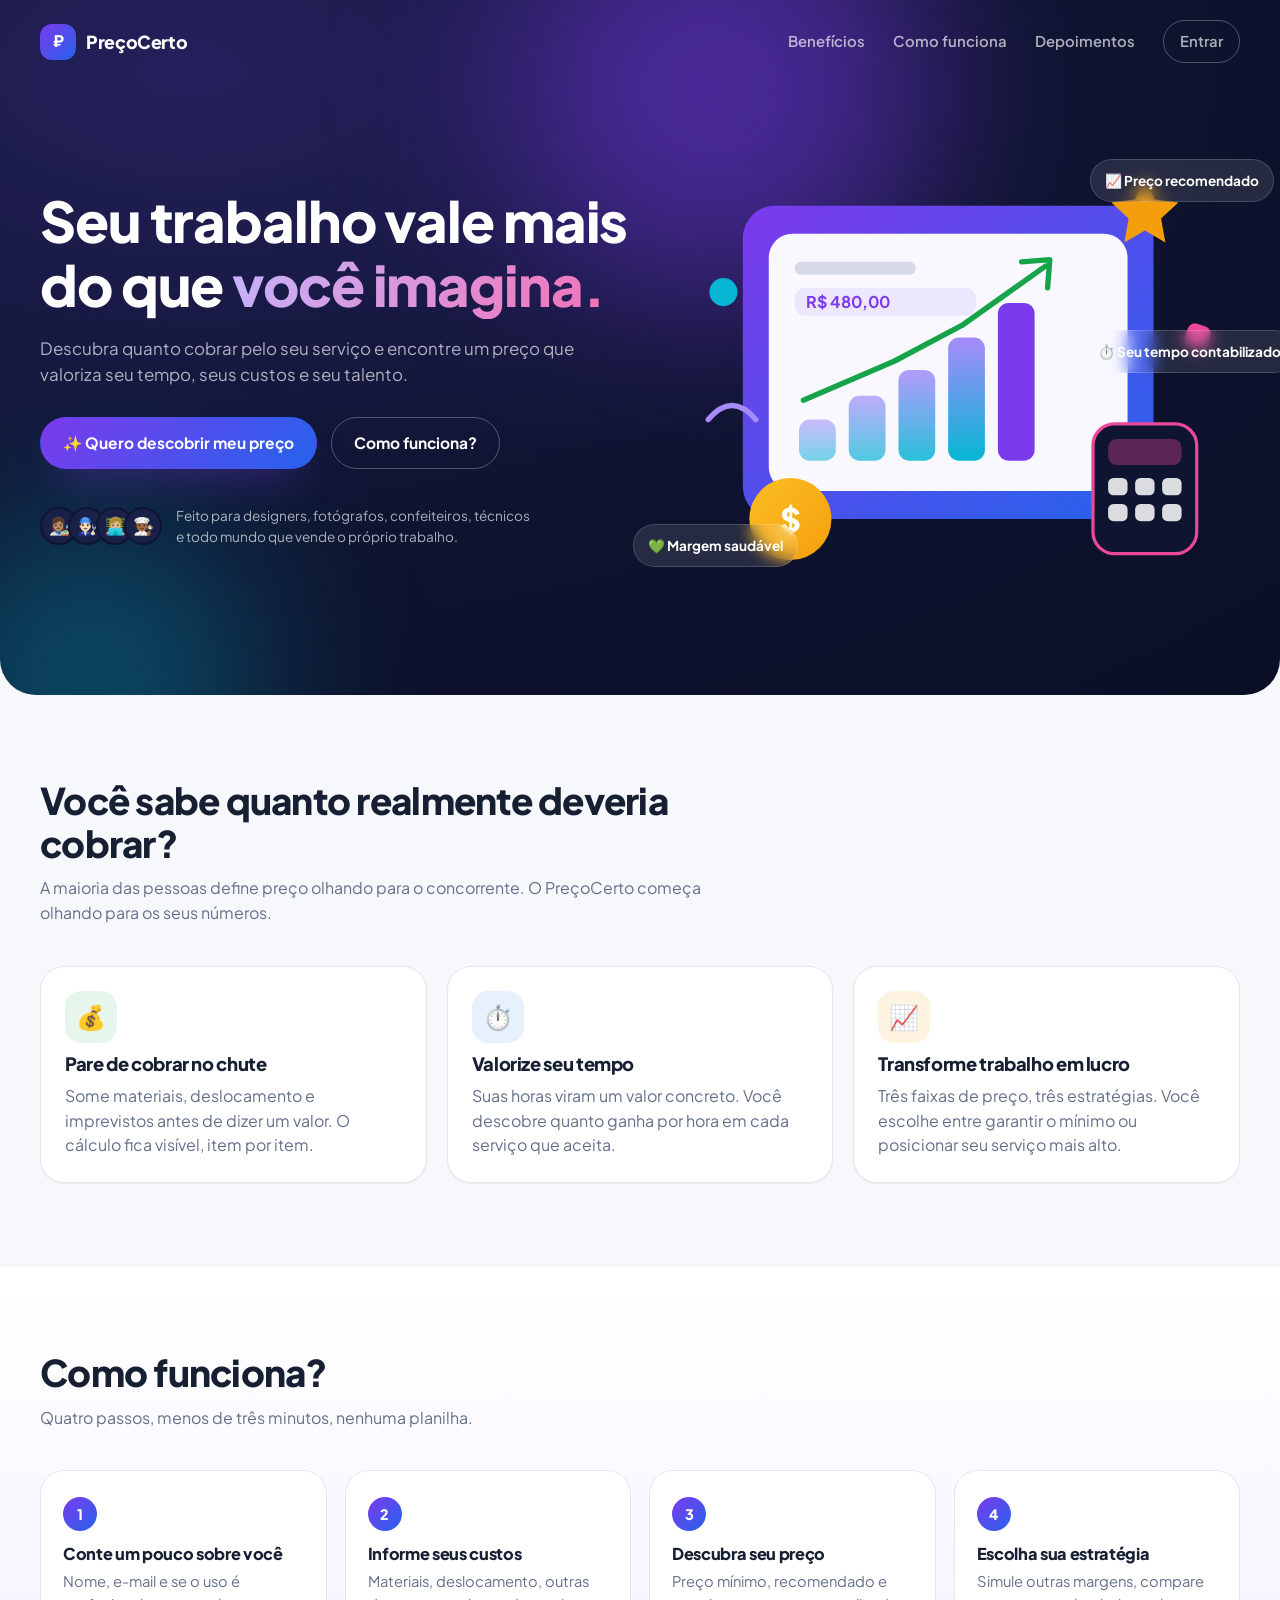
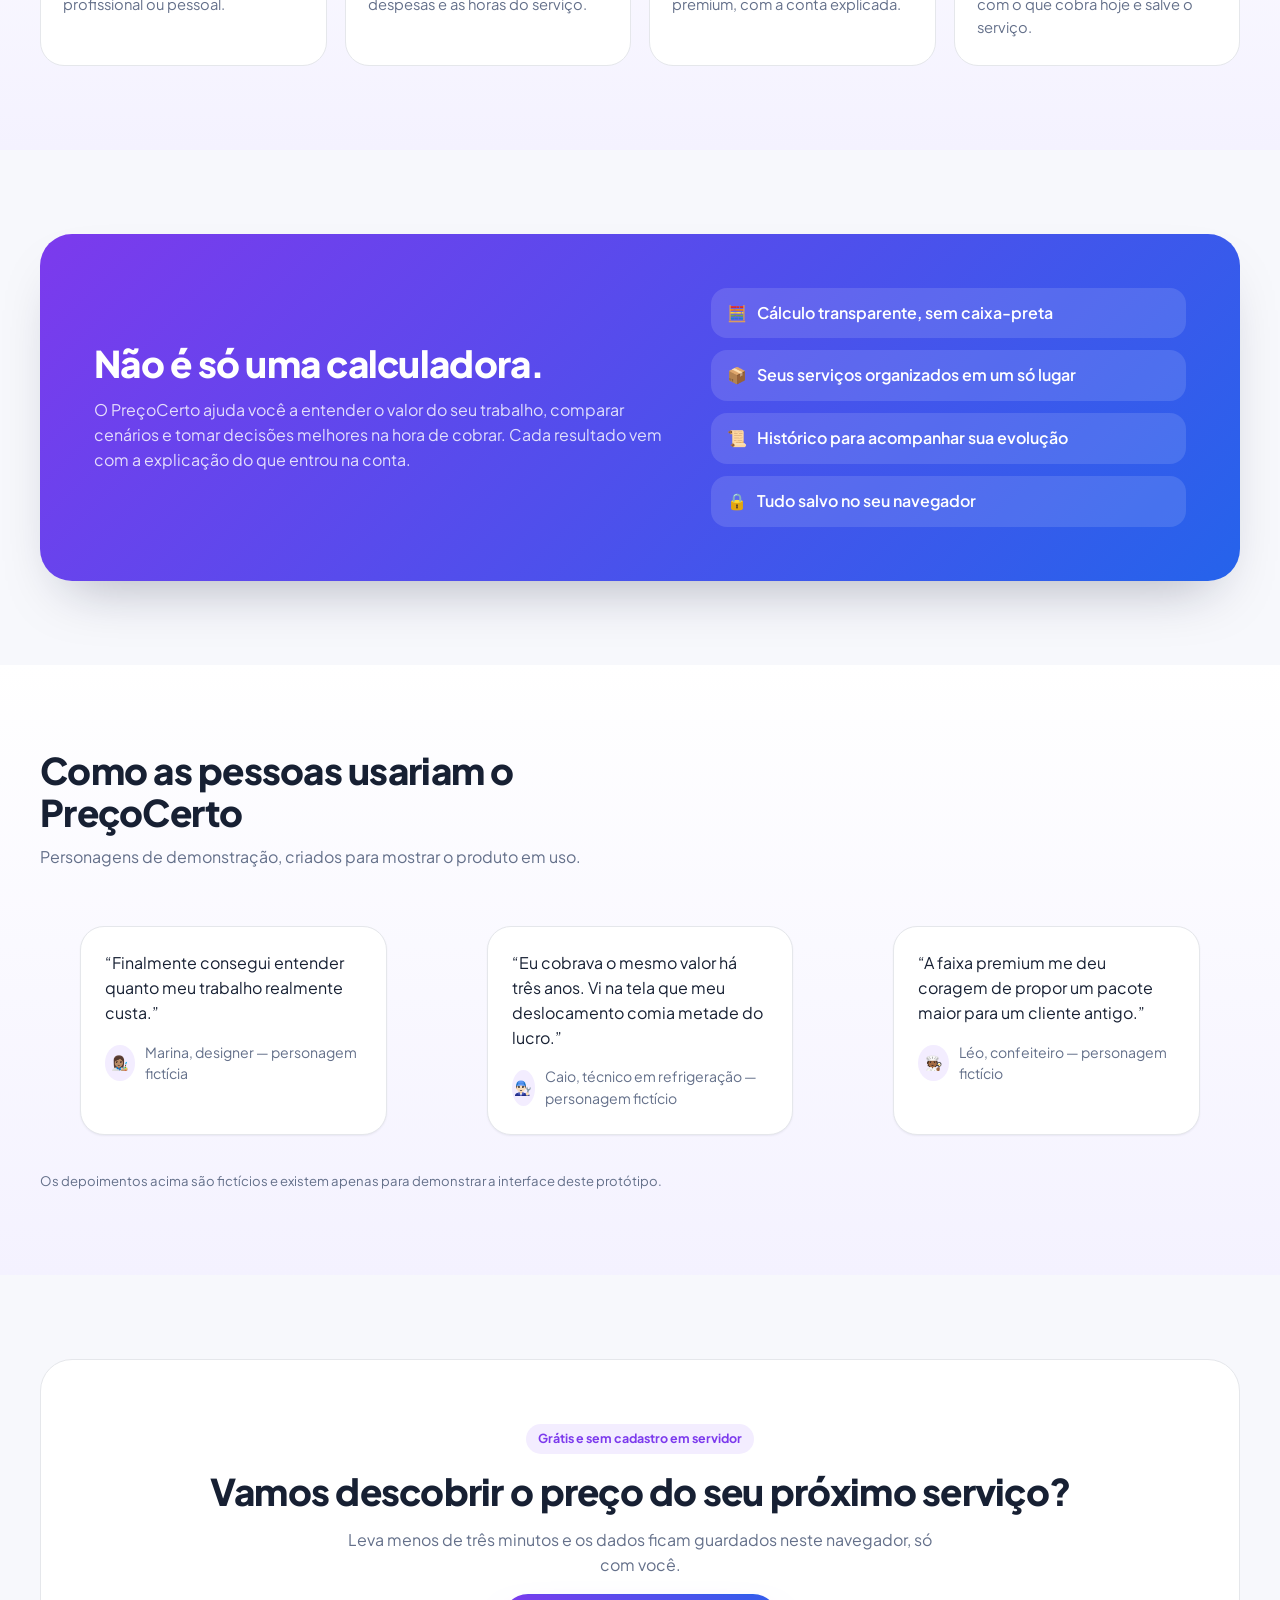
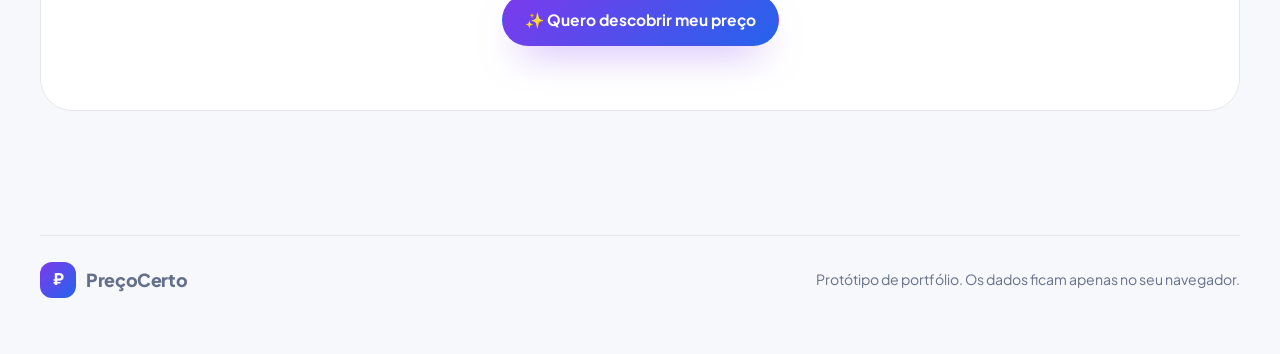
<file: index.html>
<!DOCTYPE html>
<html lang="pt-BR">
<head>
<meta charset="UTF-8">
<meta name="viewport" content="width=device-width, initial-scale=1">
<title>PreçoCerto — Descubra quanto cobrar pelo seu serviço</title>
<meta name="description" content="O PreçoCerto ajuda autônomos e freelancers a calcular preço mínimo, recomendado e premium considerando custos, tempo e metas.">
<link rel="icon" type="image/svg+xml" href="assets/icons/favicon.svg">
<link rel="preconnect" href="https://fonts.googleapis.com">
<link rel="preconnect" href="https://fonts.gstatic.com" crossorigin>
<link href="https://fonts.googleapis.com/css2?family=Plus+Jakarta+Sans:wght@400;600;700;800&family=Caveat:wght@600&display=swap" rel="stylesheet">
<link rel="stylesheet" href="css/style.css">
<link rel="stylesheet" href="css/landing.css">
</head>
<body class="landing">

<header class="site-header">
  <div class="container site-header__inner">
    <a class="brand brand--light" href="index.html">
      <span class="brand__mark" aria-hidden="true">₽</span>
      <span>PreçoCerto</span>
    </a>

    <button class="nav-toggle" id="nav-toggle" type="button" aria-label="Abrir menu" aria-expanded="false" aria-controls="site-nav">☰</button>

    <nav class="site-nav" id="site-nav" aria-label="Navegação principal">
      <a href="#beneficios">Benefícios</a>
      <a href="#como-funciona">Como funciona</a>
      <a href="#depoimentos">Depoimentos</a>
      <a class="btn btn--ghost-light btn--sm" href="app.html" id="enter-link">Entrar</a>
    </nav>
  </div>
</header>

<main>
  <!-- ============ HERO ============ -->
  <section class="hero">
    <span class="hero__glow hero__glow--a" aria-hidden="true"></span>
    <span class="hero__glow hero__glow--b" aria-hidden="true"></span>

    <div class="container hero__grid">
      <div>
        <h1>Seu trabalho vale mais<br>do que <em>você imagina.</em></h1>
        <p class="hero__lead">
          Descubra quanto cobrar pelo seu serviço e encontre um preço que valoriza
          seu tempo, seus custos e seu talento.
        </p>

        <div class="hero__actions">
          <a class="btn btn--primary" href="cadastro.html" id="cta-start">✨ Quero descobrir meu preço</a>
          <a class="btn btn--ghost-light" href="#como-funciona">Como funciona?</a>
        </div>

        <div class="hero__proof">
          <div class="avatars" aria-hidden="true">
            <span>👩🏽‍🎨</span><span>👨🏻‍🔧</span><span>👩🏼‍💻</span><span>🧑🏾‍🍳</span>
          </div>
          <p>Feito para designers, fotógrafos, confeiteiros, técnicos<br>e todo mundo que vende o próprio trabalho.</p>
        </div>
      </div>

      <div class="scene">
        <svg class="scene__art" viewBox="0 0 520 440" role="img" aria-label="Ilustração de um painel de precificação com gráfico de crescimento, moedas e estrela">
          <defs>
            <linearGradient id="g-card" x1="0" y1="0" x2="1" y2="1">
              <stop offset="0%" stop-color="#7C3AED"/>
              <stop offset="100%" stop-color="#2563EB"/>
            </linearGradient>
            <linearGradient id="g-bar" x1="0" y1="1" x2="0" y2="0">
              <stop offset="0%" stop-color="#06B6D4"/>
              <stop offset="100%" stop-color="#A78BFA"/>
            </linearGradient>
            <linearGradient id="g-coin" x1="0" y1="0" x2="1" y2="1">
              <stop offset="0%" stop-color="#FBBF24"/>
              <stop offset="100%" stop-color="#F59E0B"/>
            </linearGradient>
          </defs>

          <!-- painel principal -->
          <rect x="60" y="70" width="380" height="290" rx="30" fill="url(#g-card)"/>
          <rect x="84" y="96" width="332" height="238" rx="22" fill="#FFFFFF" opacity="0.96"/>

          <!-- cabeçalho do painel -->
          <rect x="108" y="122" width="112" height="12" rx="6" fill="#D6D9E6"/>
          <rect x="108" y="146" width="168" height="26" rx="10" fill="#EDE7FE"/>
          <text x="118" y="165" font-family="Plus Jakarta Sans, sans-serif" font-size="15" font-weight="700" fill="#7C3AED">R$ 480,00</text>

          <!-- barras -->
          <rect x="112" y="268" width="34" height="38" rx="10" fill="url(#g-bar)" opacity="0.55"/>
          <rect x="158" y="246" width="34" height="60" rx="10" fill="url(#g-bar)" opacity="0.7"/>
          <rect x="204" y="222" width="34" height="84" rx="10" fill="url(#g-bar)" opacity="0.85"/>
          <rect x="250" y="192" width="34" height="114" rx="10" fill="url(#g-bar)"/>
          <rect x="296" y="160" width="34" height="146" rx="10" fill="#7C3AED"/>

          <!-- seta de crescimento -->
          <path d="M116 250 L200 214 L264 180 L340 126" fill="none" stroke="#16A34A" stroke-width="5" stroke-linecap="round" stroke-linejoin="round"/>
          <path d="M318 122 L344 120 L342 146" fill="none" stroke="#16A34A" stroke-width="5" stroke-linecap="round" stroke-linejoin="round"/>

          <!-- moeda -->
          <circle cx="104" cy="360" r="38" fill="url(#g-coin)"/>
          <text x="104" y="372" text-anchor="middle" font-family="Plus Jakarta Sans, sans-serif" font-size="30" font-weight="800" fill="#FFFFFF">$</text>

          <!-- calculadora -->
          <rect x="384" y="272" width="96" height="120" rx="20" fill="#0F1430" stroke="#EC4899" stroke-width="3"/>
          <rect x="398" y="286" width="68" height="24" rx="8" fill="#EC4899" opacity="0.35"/>
          <g fill="#FFFFFF" opacity="0.85">
            <rect x="398" y="322" width="18" height="16" rx="5"/>
            <rect x="423" y="322" width="18" height="16" rx="5"/>
            <rect x="448" y="322" width="18" height="16" rx="5"/>
            <rect x="398" y="346" width="18" height="16" rx="5"/>
            <rect x="423" y="346" width="18" height="16" rx="5"/>
            <rect x="448" y="346" width="18" height="16" rx="5"/>
          </g>

          <!-- estrela e formas soltas -->
          <path d="M432 44 l9 20 22 3 -16 15 4 22 -19 -11 -19 11 4 -22 -16 -15 22 -3z" fill="#F59E0B"/>
          <circle cx="42" cy="150" r="13" fill="#06B6D4"/>
          <rect x="470" y="180" width="22" height="22" rx="7" fill="#EC4899" transform="rotate(18 481 191)"/>
          <path d="M28 268 q22 -26 44 0" fill="none" stroke="#A78BFA" stroke-width="5" stroke-linecap="round"/>
        </svg>

        <span class="chip chip--1">📈 Preço recomendado</span>
        <span class="chip chip--2">⏱️ Seu tempo contabilizado</span>
        <span class="chip chip--3">💚 Margem saudável</span>
      </div>
    </div>
  </section>

  <!-- ============ BENEFÍCIOS ============ -->
  <section class="section" id="beneficios">
    <div class="container">
      <div class="section__head reveal">
        <h2>Você sabe quanto realmente deveria cobrar?</h2>
        <p>A maioria das pessoas define preço olhando para o concorrente. O PreçoCerto começa olhando para os seus números.</p>
      </div>

      <div class="cards-3">
        <article class="card card--lift pitch-card reveal">
          <div class="pitch-card__icon icon-money" aria-hidden="true">💰</div>
          <h3>Pare de cobrar no chute</h3>
          <p>Some materiais, deslocamento e imprevistos antes de dizer um valor. O cálculo fica visível, item por item.</p>
        </article>

        <article class="card card--lift pitch-card reveal">
          <div class="pitch-card__icon icon-time" aria-hidden="true">⏱️</div>
          <h3>Valorize seu tempo</h3>
          <p>Suas horas viram um valor concreto. Você descobre quanto ganha por hora em cada serviço que aceita.</p>
        </article>

        <article class="card card--lift pitch-card reveal">
          <div class="pitch-card__icon icon-growth" aria-hidden="true">📈</div>
          <h3>Transforme trabalho em lucro</h3>
          <p>Três faixas de preço, três estratégias. Você escolhe entre garantir o mínimo ou posicionar seu serviço mais alto.</p>
        </article>
      </div>
    </div>
  </section>

  <!-- ============ COMO FUNCIONA ============ -->
  <section class="section section--tint" id="como-funciona">
    <div class="container">
      <div class="section__head reveal">
        <h2>Como funciona?</h2>
        <p>Quatro passos, menos de três minutos, nenhuma planilha.</p>
      </div>

      <ol class="steps">
        <li class="step reveal">
          <div class="step__num" aria-hidden="true">1</div>
          <h3>Conte um pouco sobre você</h3>
          <p>Nome, e-mail e se o uso é profissional ou pessoal.</p>
        </li>
        <li class="step reveal">
          <div class="step__num" aria-hidden="true">2</div>
          <h3>Informe seus custos</h3>
          <p>Materiais, deslocamento, outras despesas e as horas do serviço.</p>
        </li>
        <li class="step reveal">
          <div class="step__num" aria-hidden="true">3</div>
          <h3>Descubra seu preço</h3>
          <p>Preço mínimo, recomendado e premium, com a conta explicada.</p>
        </li>
        <li class="step reveal">
          <div class="step__num" aria-hidden="true">4</div>
          <h3>Escolha sua estratégia</h3>
          <p>Simule outras margens, compare com o que cobra hoje e salve o serviço.</p>
        </li>
      </ol>
    </div>
  </section>

  <!-- ============ DESTAQUE ============ -->
  <section class="section">
    <div class="container">
      <div class="highlight reveal">
        <div>
          <h2>Não é só uma calculadora.</h2>
          <p>
            O PreçoCerto ajuda você a entender o valor do seu trabalho, comparar cenários
            e tomar decisões melhores na hora de cobrar. Cada resultado vem com a explicação
            do que entrou na conta.
          </p>
        </div>
        <ul class="highlight__list">
          <li><span aria-hidden="true">🧮</span> Cálculo transparente, sem caixa-preta</li>
          <li><span aria-hidden="true">📦</span> Seus serviços organizados em um só lugar</li>
          <li><span aria-hidden="true">📜</span> Histórico para acompanhar sua evolução</li>
          <li><span aria-hidden="true">🔒</span> Tudo salvo no seu navegador</li>
        </ul>
      </div>
    </div>
  </section>

  <!-- ============ DEPOIMENTOS ============ -->
  <section class="section section--tint" id="depoimentos">
    <div class="container">
      <div class="section__head reveal">
        <h2>Como as pessoas usariam o PreçoCerto</h2>
        <p>Personagens de demonstração, criados para mostrar o produto em uso.</p>
      </div>

      <div class="quotes">
        <blockquote class="card quote reveal">
          <p>“Finalmente consegui entender quanto meu trabalho realmente custa.”</p>
          <footer>
            <span class="quote__avatar" aria-hidden="true">👩🏽‍🎨</span>
            <span>Marina, designer — personagem fictícia</span>
          </footer>
        </blockquote>

        <blockquote class="card quote reveal">
          <p>“Eu cobrava o mesmo valor há três anos. Vi na tela que meu deslocamento comia metade do lucro.”</p>
          <footer>
            <span class="quote__avatar" aria-hidden="true">👨🏻‍🔧</span>
            <span>Caio, técnico em refrigeração — personagem fictício</span>
          </footer>
        </blockquote>

        <blockquote class="card quote reveal">
          <p>“A faixa premium me deu coragem de propor um pacote maior para um cliente antigo.”</p>
          <footer>
            <span class="quote__avatar" aria-hidden="true">🧑🏾‍🍳</span>
            <span>Léo, confeiteiro — personagem fictício</span>
          </footer>
        </blockquote>
      </div>

      <p class="disclaimer">
        Os depoimentos acima são fictícios e existem apenas para demonstrar a interface deste protótipo.
      </p>
    </div>
  </section>

  <!-- ============ CTA FINAL ============ -->
  <section class="section">
    <div class="container">
      <div class="cta-final reveal">
        <span class="badge">Grátis e sem cadastro em servidor</span>
        <h2>Vamos descobrir o preço do seu próximo serviço?</h2>
        <p>Leva menos de três minutos e os dados ficam guardados neste navegador, só com você.</p>
        <a class="btn btn--primary" href="cadastro.html">✨ Quero descobrir meu preço</a>
      </div>
    </div>
  </section>
</main>

<footer class="site-footer">
  <div class="container site-footer__inner">
    <a class="brand" href="index.html">
      <span class="brand__mark" aria-hidden="true">₽</span>
      <span>PreçoCerto</span>
    </a>
    <p>Protótipo de portfólio. Os dados ficam apenas no seu navegador.</p>
  </div>
</footer>

<script src="js/utils.js"></script>
<script src="js/storage.js"></script>
<script src="js/onboarding.js"></script>
</body>
</html>
</file>
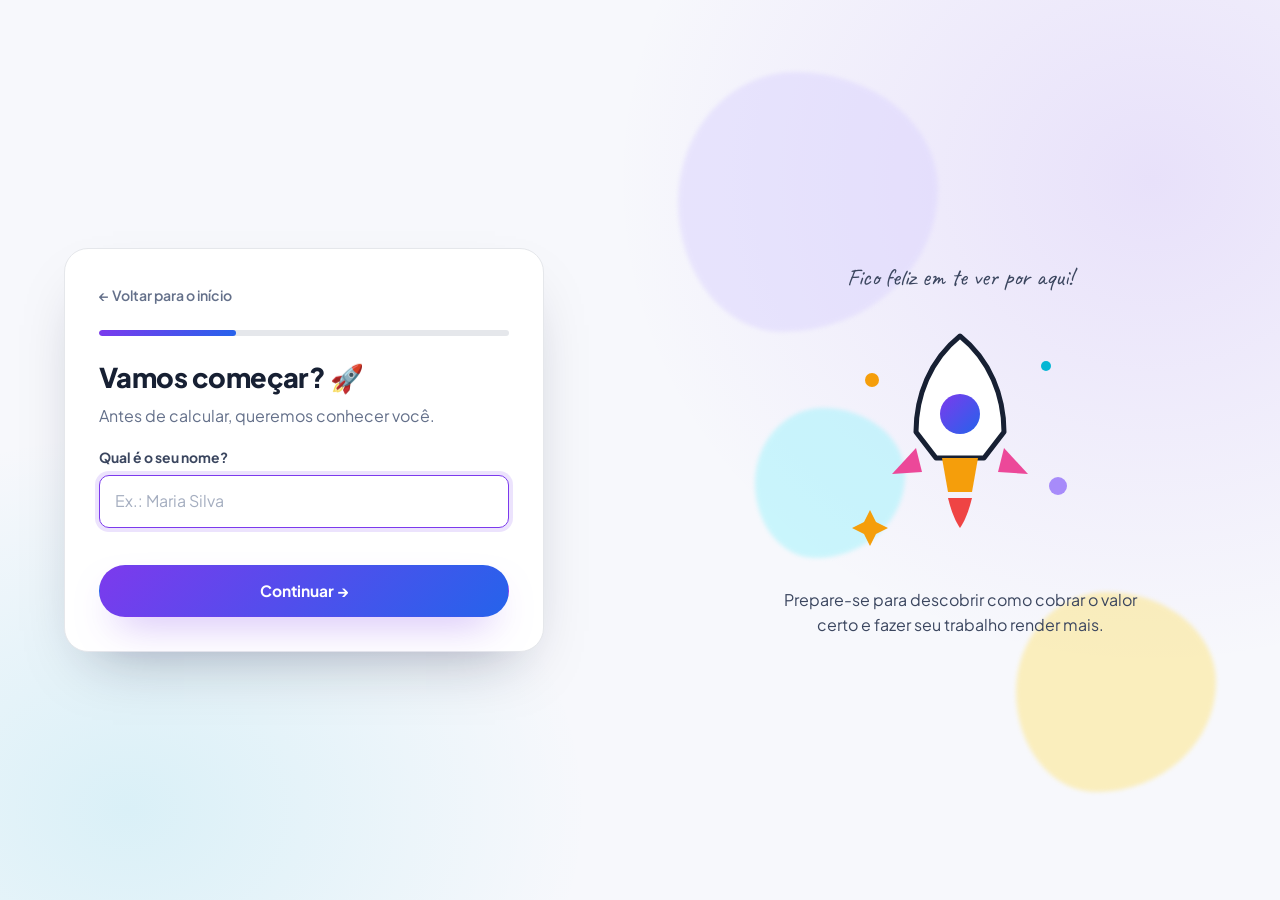
<file: app.html>
<!DOCTYPE html>
<html lang="pt-BR">
<head>
<meta charset="UTF-8">
<meta name="viewport" content="width=device-width, initial-scale=1">
<title>Início — PreçoCerto</title>
<link rel="icon" type="image/svg+xml" href="assets/icons/favicon.svg">
<link rel="preconnect" href="https://fonts.googleapis.com">
<link rel="preconnect" href="https://fonts.gstatic.com" crossorigin>
<link href="https://fonts.googleapis.com/css2?family=Plus+Jakarta+Sans:wght@400;600;700;800&family=Caveat:wght@600&display=swap" rel="stylesheet">
<link rel="stylesheet" href="css/style.css">
<link rel="stylesheet" href="css/app.css">
</head>
<body data-page="inicio" data-title="Início">

<div class="shell">
  <!-- a sidebar é montada por js/shell.js -->
  <div class="main">
    <main class="page">
      <section class="page__head">
        <h1 id="greeting">Olá! 👋</h1>
        <p id="greeting-sub">Pronto para descobrir o valor do seu próximo serviço?</p>
      </section>

      <section class="banner">
        <div>
          <h2>Seu potencial de lucro é maior do que você imagina!</h2>
          <p>Informe custos, tempo e meta do mês. Em menos de três minutos você tem três faixas de preço para escolher.</p>
          <a class="btn btn--ghost-light" href="calculadora.html">Calcular agora →</a>
        </div>
        <span class="banner__spark banner__spark--a" aria-hidden="true">✨</span>
        <span class="banner__spark banner__spark--b" aria-hidden="true">💡</span>

        <div class="banner__art" aria-hidden="true">
          <svg viewBox="0 0 220 170" width="220" height="170" role="presentation">
            <rect x="18" y="26" width="184" height="116" rx="20" fill="rgba(255,255,255,0.16)"/>
            <rect x="36" y="46" width="90" height="12" rx="6" fill="rgba(255,255,255,0.55)"/>
            <rect x="36" y="68" width="60" height="12" rx="6" fill="rgba(255,255,255,0.35)"/>
            <rect x="36" y="98" width="20" height="26" rx="6" fill="#67E8F9"/>
            <rect x="64" y="86" width="20" height="38" rx="6" fill="#A5B4FC"/>
            <rect x="92" y="72" width="20" height="52" rx="6" fill="#FDE68A"/>
            <rect x="120" y="56" width="20" height="68" rx="6" fill="#FFFFFF"/>
            <circle cx="172" cy="80" r="24" fill="#FDE68A"/>
            <text x="172" y="90" text-anchor="middle" font-size="24" font-weight="800" fill="#7C3AED" font-family="Plus Jakarta Sans, sans-serif">$</text>
          </svg>
        </div>
      </section>

      <section class="stats" aria-label="Resumo da sua conta">
        <article class="stat">
          <div class="stat__icon" style="background: var(--tint-success);" aria-hidden="true">💰</div>
          <div class="stat__value" id="stat-lucro">R$ 0,00</div>
          <div class="stat__label">Lucro estimado nos seus serviços</div>
        </article>

        <article class="stat">
          <div class="stat__icon" style="background: var(--tint-secondary);" aria-hidden="true">📦</div>
          <div class="stat__value" id="stat-servicos">0</div>
          <div class="stat__label">Serviços cadastrados</div>
        </article>

        <article class="stat">
          <div class="stat__icon" style="background: var(--tint-primary);" aria-hidden="true">🧮</div>
          <div class="stat__value" id="stat-calculos">0</div>
          <div class="stat__label">Cálculos realizados</div>
        </article>

        <article class="stat">
          <div class="stat__icon" style="background: var(--tint-warning);" aria-hidden="true">📈</div>
          <div class="stat__value" id="stat-media">R$ 0,00</div>
          <div class="stat__label">Preço recomendado médio</div>
        </article>
      </section>

      <div data-tip></div>

      <section class="cols">
        <div class="panel">
          <div class="panel__head">
            <h2>Seus serviços recentes</h2>
            <a class="link-more" href="servicos.html">Ver todos</a>
          </div>
          <div id="recent-services"></div>
        </div>

        <div class="panel">
          <div class="panel__head">
            <h2>Últimos cálculos</h2>
            <a class="link-more" href="historico.html">Ver histórico</a>
          </div>
          <div id="recent-history"></div>
        </div>
      </section>
    </main>
  </div>
</div>

<script src="js/utils.js"></script>
<script src="js/storage.js"></script>
<script src="js/pricing.js"></script>
<script src="js/shell.js"></script>
<script src="js/dashboard.js"></script>
</body>
</html>
</file>
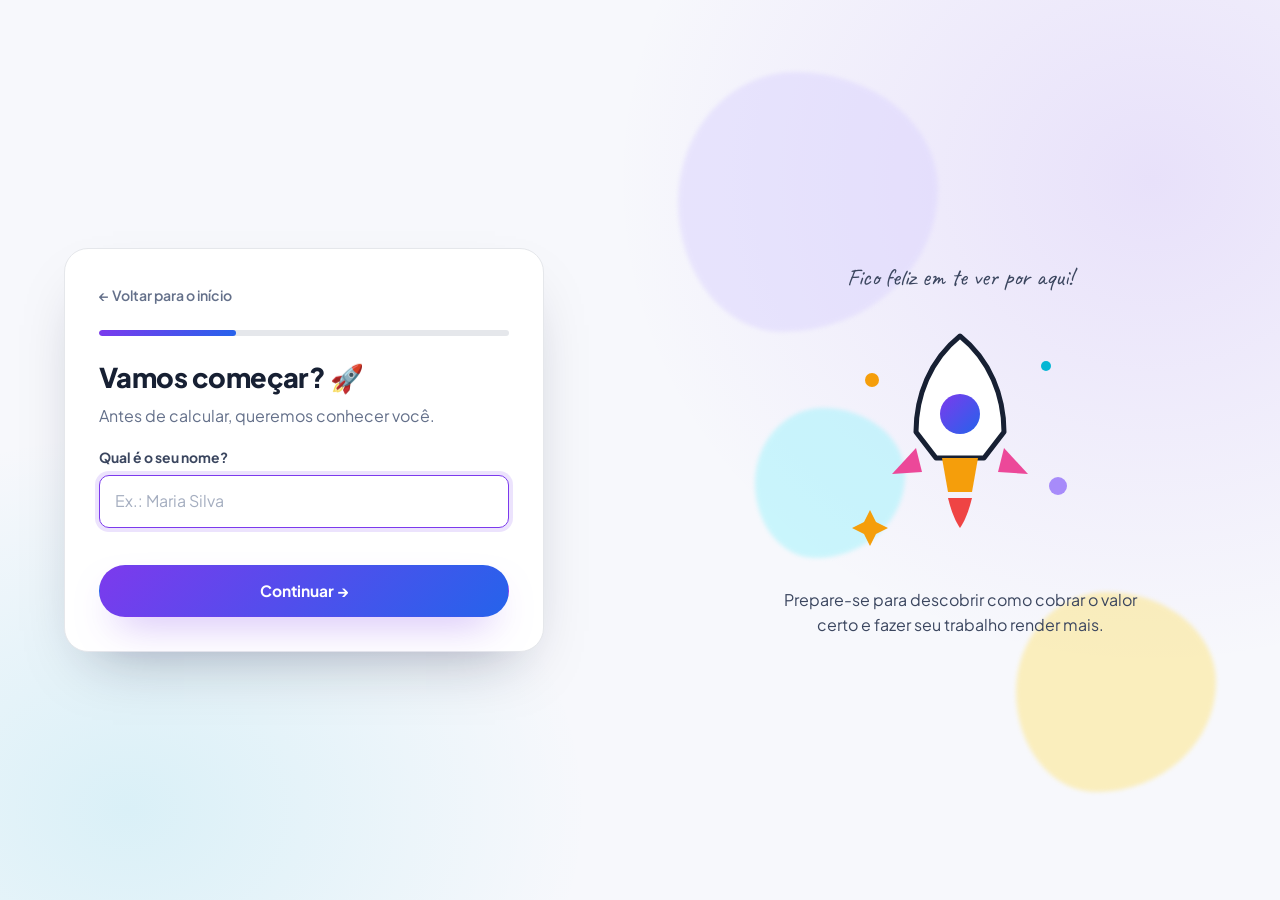
<file: cadastro.html>
<!DOCTYPE html>
<html lang="pt-BR">
<head>
<meta charset="UTF-8">
<meta name="viewport" content="width=device-width, initial-scale=1">
<title>Vamos começar — PreçoCerto</title>
<meta name="description" content="Cadastro rápido em três etapas para começar a usar o PreçoCerto.">
<link rel="icon" type="image/svg+xml" href="assets/icons/favicon.svg">
<link rel="preconnect" href="https://fonts.googleapis.com">
<link rel="preconnect" href="https://fonts.gstatic.com" crossorigin>
<link href="https://fonts.googleapis.com/css2?family=Plus+Jakarta+Sans:wght@400;600;700;800&family=Caveat:wght@600&display=swap" rel="stylesheet">
<link rel="stylesheet" href="css/style.css">
<link rel="stylesheet" href="css/landing.css">
</head>
<body class="onboard-page">

<main class="onboard">
  <section class="onboard__panel">
    <div class="onboard__card">
      <a class="onboard__back" href="index.html">← Voltar para o início</a>

      <div class="progress" role="progressbar" aria-label="Progresso do cadastro" aria-valuemin="1" aria-valuemax="3" aria-valuenow="1">
        <div class="progress__bar" id="progress-bar"></div>
      </div>

      <form id="onboard-form" novalidate>
        <!-- Etapa 1 -->
        <div class="step-panel is-active" data-step="1">
          <h1>Vamos começar? 🚀</h1>
          <p>Antes de calcular, queremos conhecer você.</p>

          <div class="field">
            <label for="nome">Qual é o seu nome?</label>
            <input class="input" type="text" id="nome" name="nome" placeholder="Ex.: Maria Silva" autocomplete="name" required>
            <p class="error-msg" aria-live="polite"></p>
          </div>

          <button class="btn btn--primary btn--block" type="button" data-next="1">Continuar →</button>
        </div>

        <!-- Etapa 2 -->
        <div class="step-panel" data-step="2">
          <h1>Prazer, <span id="hello-name">você</span>! 👋</h1>
          <p>Qual é o seu melhor e-mail?</p>

          <div class="field">
            <label for="email">E-mail</label>
            <input class="input" type="email" id="email" name="email" placeholder="seuemail@email.com" autocomplete="email" required>
            <p class="hint">Usamos apenas para personalizar sua experiência. Nada sai deste navegador.</p>
            <p class="error-msg" aria-live="polite"></p>
          </div>

          <button class="btn btn--primary btn--block" type="button" data-next="2">Continuar →</button>
          <button class="btn btn--ghost btn--block" type="button" data-back="2">← Voltar</button>
        </div>

        <!-- Etapa 3 -->
        <div class="step-panel" data-step="3">
          <h1>Como você pretende usar o PreçoCerto?</h1>
          <p>Isso ajuda a ajustar a linguagem e as dicas que você vai receber.</p>

          <div class="choice-grid" role="group" aria-label="Tipo de uso">
            <button class="choice" type="button" data-choice="profissional" aria-pressed="false">
              <span class="choice__emoji" aria-hidden="true">💼</span>
              <strong>Uso profissional</strong>
              <span>Para meu trabalho ou negócio</span>
            </button>

            <button class="choice" type="button" data-choice="pessoal" aria-pressed="false">
              <span class="choice__emoji" aria-hidden="true">🌱</span>
              <strong>Uso pessoal</strong>
              <span>Para projetos pessoais e hobbies</span>
            </button>
          </div>
          <p class="error-msg" id="choice-error" aria-live="polite"></p>

          <button class="btn btn--primary btn--block" type="button" data-next="3">Continuar →</button>
          <button class="btn btn--ghost btn--block" type="button" data-back="3">← Voltar</button>
        </div>

        <!-- Conclusão -->
        <div class="step-panel" data-step="4">
          <div class="done-mark" aria-hidden="true">🎉</div>
          <h1>Pronto! Vamos descobrir seu preço. ✨</h1>
          <p>Tudo salvo. A partir de agora o PreçoCerto chama você pelo nome.</p>
          <button class="btn btn--primary btn--block" type="button" id="finish">Entrar no PreçoCerto →</button>
        </div>
      </form>
    </div>
  </section>

  <aside class="onboard__aside" aria-hidden="true">
    <span class="blob blob--a"></span>
    <span class="blob blob--b"></span>
    <span class="blob blob--c"></span>

    <div class="onboard__aside-inner">
      <p class="handwritten">Fico feliz em te ver por aqui!</p>

      <svg viewBox="0 0 260 260" width="260" height="260" role="img" aria-label="Foguete decolando entre estrelas">
        <defs>
          <linearGradient id="g-rocket" x1="0" y1="0" x2="1" y2="1">
            <stop offset="0%" stop-color="#7C3AED"/>
            <stop offset="100%" stop-color="#2563EB"/>
          </linearGradient>
        </defs>
        <path d="M130 26c30 24 44 60 44 96l-20 26h-48l-20-26c0-36 14-72 44-96z" fill="#FFFFFF" stroke="#172033" stroke-width="5" stroke-linejoin="round"/>
        <circle cx="130" cy="104" r="20" fill="url(#g-rocket)"/>
        <path d="M86 138l-24 26 30-2z" fill="#EC4899"/>
        <path d="M174 138l24 26-30-2z" fill="#EC4899"/>
        <path d="M112 148h36l-6 34h-24z" fill="#F59E0B"/>
        <path d="M118 188c4 16 8 24 12 30 4-6 8-14 12-30z" fill="#EF4444"/>
        <circle cx="42" cy="70" r="7" fill="#F59E0B"/>
        <circle cx="216" cy="56" r="5" fill="#06B6D4"/>
        <circle cx="228" cy="176" r="9" fill="#A78BFA"/>
        <path d="M40 200l6 12 12 6-12 6-6 12-6-12-12-6 12-6z" fill="#F59E0B"/>
      </svg>

      <p>Prepare-se para descobrir como cobrar o valor certo e fazer seu trabalho render mais.</p>
    </div>
  </aside>
</main>

<script src="js/utils.js"></script>
<script src="js/storage.js"></script>
<script src="js/onboarding.js"></script>
</body>
</html>
</file>
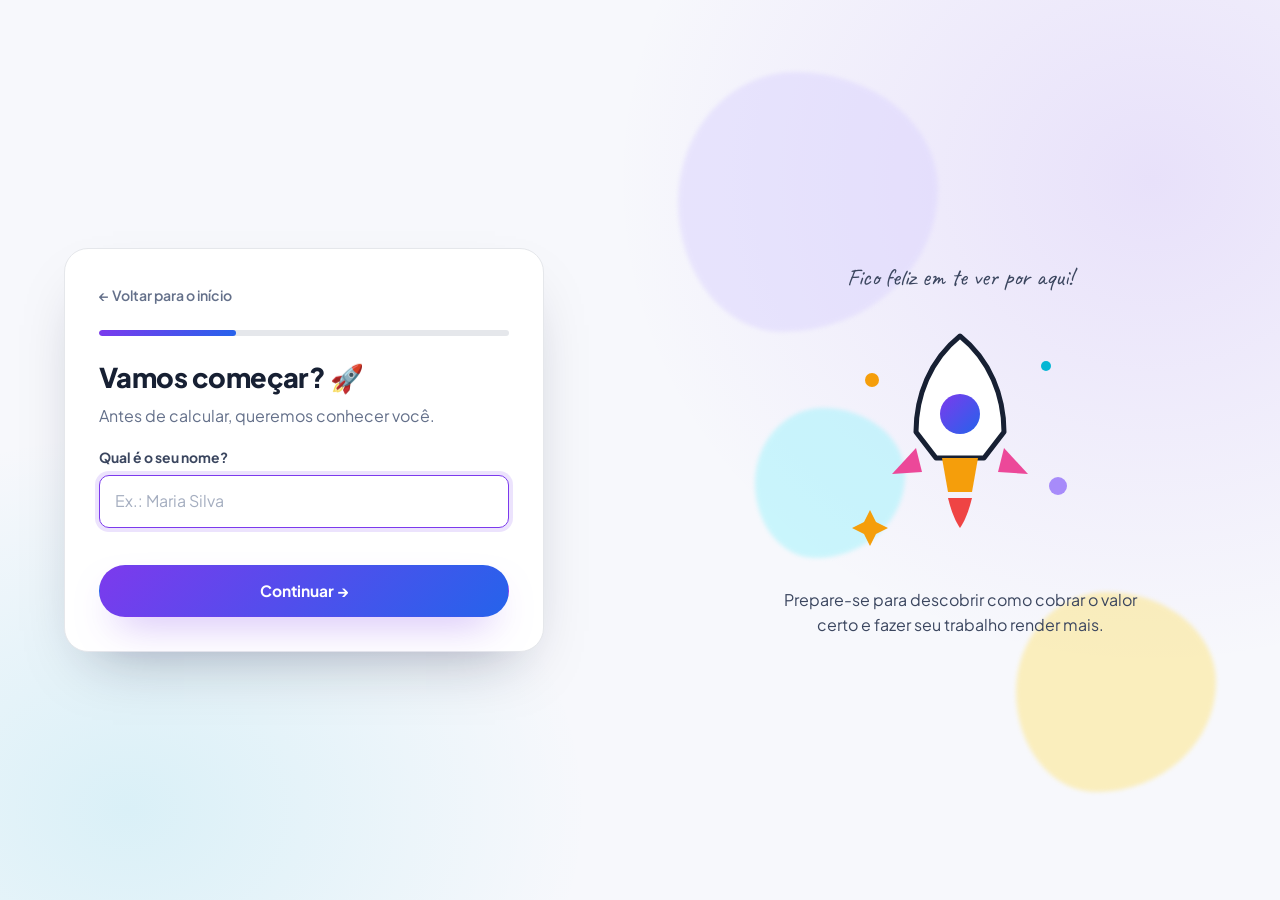
<file: calculadora.html>
<!DOCTYPE html>
<html lang="pt-BR">
<head>
<meta charset="UTF-8">
<meta name="viewport" content="width=device-width, initial-scale=1">
<title>Calculadora — PreçoCerto</title>
<link rel="icon" type="image/svg+xml" href="assets/icons/favicon.svg">
<link rel="preconnect" href="https://fonts.googleapis.com">
<link rel="preconnect" href="https://fonts.gstatic.com" crossorigin>
<link href="https://fonts.googleapis.com/css2?family=Plus+Jakarta+Sans:wght@400;600;700;800&family=Caveat:wght@600&display=swap" rel="stylesheet">
<link rel="stylesheet" href="css/style.css">
<link rel="stylesheet" href="css/app.css">
<link rel="stylesheet" href="css/calculator.css">
</head>
<body data-page="calculadora" data-title="Calculadora">

<div class="shell">
  <div class="main">
    <main class="page">
      <section class="page__head">
        <h1>Calculadora de preços</h1>
        <p>Conte para nós como funciona seu serviço e vamos descobrir um preço justo.</p>
      </section>

      <div class="calc-layout">
        <form class="calc-form" id="calc-form" novalidate>
          <!-- BLOCO 1 -->
          <fieldset class="block">
            <legend class="sr-only">Sobre seu serviço</legend>
            <div class="block__head">
              <span class="block__num block__num--1" aria-hidden="true">1</span>
              <div>
                <h2>Sobre seu serviço</h2>
                <p>Como você chamaria esse trabalho na conversa com um cliente?</p>
              </div>
            </div>

            <div class="grid-2">
              <div class="field">
                <label for="nome">Nome do serviço</label>
                <input class="input" type="text" id="nome" name="nome" placeholder="Ex.: Design de logo" required>
                <p class="error-msg" aria-live="polite"></p>
              </div>

              <div class="field">
                <label for="categoria">Categoria</label>
                <select class="select" id="categoria" name="categoria"></select>
              </div>
            </div>
          </fieldset>

          <!-- BLOCO 2 -->
          <fieldset class="block">
            <legend class="sr-only">Seus custos</legend>
            <div class="block__head">
              <span class="block__num block__num--2" aria-hidden="true">2</span>
              <div>
                <h2>Seus custos</h2>
                <p>Tudo que sai do seu bolso para entregar esse serviço.</p>
              </div>
            </div>

            <div class="grid-2">
              <div class="field">
                <label for="materiais">Materiais e ferramentas</label>
                <div class="input-money">
                  <span class="prefix" aria-hidden="true">R$</span>
                  <input class="input" type="text" inputmode="decimal" id="materiais" name="materiais" placeholder="0,00">
                </div>
                <p class="error-msg" aria-live="polite"></p>
              </div>

              <div class="field">
                <label for="deslocamento">Deslocamento</label>
                <div class="input-money">
                  <span class="prefix" aria-hidden="true">R$</span>
                  <input class="input" type="text" inputmode="decimal" id="deslocamento" name="deslocamento" placeholder="0,00">
                </div>
                <p class="error-msg" aria-live="polite"></p>
              </div>

              <div class="field">
                <label for="outros">Outros custos</label>
                <div class="input-money">
                  <span class="prefix" aria-hidden="true">R$</span>
                  <input class="input" type="text" inputmode="decimal" id="outros" name="outros" placeholder="0,00">
                </div>
                <p class="hint">Softwares, taxas de plataforma, embalagem, impostos.</p>
                <p class="error-msg" aria-live="polite"></p>
              </div>

              <div class="live-cost">
                <span>Custo total do serviço</span>
                <strong id="live-cost">R$ 0,00</strong>
              </div>
            </div>
          </fieldset>

          <!-- BLOCO 3 -->
          <fieldset class="block">
            <legend class="sr-only">Seu tempo</legend>
            <div class="block__head">
              <span class="block__num block__num--3" aria-hidden="true">3</span>
              <div>
                <h2>Seu tempo</h2>
                <p>Inclua também o tempo de planejamento, revisões e conversas.</p>
              </div>
            </div>

            <div class="grid-2">
              <div class="field">
                <label for="horas">Horas necessárias para realizar o serviço</label>
                <div class="input-money has-suffix">
                  <input class="input" type="text" inputmode="decimal" id="horas" name="horas" placeholder="5" style="padding-left: 15px;" required>
                  <span class="suffix" aria-hidden="true">horas</span>
                </div>
                <p class="error-msg" aria-live="polite"></p>
              </div>

              <div class="field">
                <label for="horasMes">Horas que você trabalha por mês</label>
                <div class="input-money has-suffix">
                  <input class="input" type="text" inputmode="decimal" id="horasMes" name="horasMes" placeholder="160" style="padding-left: 15px;">
                  <span class="suffix" aria-hidden="true">horas</span>
                </div>
                <p class="hint">Deixe 160 se trabalha em tempo integral.</p>
                <p class="error-msg" aria-live="polite"></p>
              </div>
            </div>
          </fieldset>

          <!-- BLOCO 4 -->
          <fieldset class="block">
            <legend class="sr-only">Seu objetivo</legend>
            <div class="block__head">
              <span class="block__num block__num--4" aria-hidden="true">4</span>
              <div>
                <h2>Seu objetivo</h2>
                <p>Quanto você precisa que o mês renda para viver do seu trabalho.</p>
              </div>
            </div>

            <div class="grid-2">
              <div class="field">
                <label for="metaMensal">Quanto deseja ganhar por mês?</label>
                <div class="input-money">
                  <span class="prefix" aria-hidden="true">R$</span>
                  <input class="input" type="text" inputmode="decimal" id="metaMensal" name="metaMensal" placeholder="3.500,00" required>
                </div>
                <p class="error-msg" aria-live="polite"></p>
              </div>

              <div class="field">
                <label for="servicosMes">Serviços que pretende fazer por mês</label>
                <input class="input" type="text" inputmode="numeric" id="servicosMes" name="servicosMes" placeholder="8">
                <p class="hint">Opcional. Ajuda a saber quanto cada serviço precisa render.</p>
                <p class="error-msg" aria-live="polite"></p>
              </div>
            </div>
          </fieldset>

          <!-- BLOCO 5 -->
          <fieldset class="block">
            <legend class="sr-only">Seu preço atual</legend>
            <div class="block__head">
              <span class="block__num block__num--5" aria-hidden="true">5</span>
              <div>
                <h2>Seu preço atual</h2>
                <p>Opcional. Serve para comparar o que você cobra hoje com o resultado.</p>
              </div>
            </div>

            <div class="field" style="max-width: 320px;">
              <label for="precoAtual">Quanto você cobra atualmente?</label>
              <div class="input-money">
                <span class="prefix" aria-hidden="true">R$</span>
                <input class="input" type="text" inputmode="decimal" id="precoAtual" name="precoAtual" placeholder="0,00">
              </div>
              <p class="error-msg" aria-live="polite"></p>
            </div>
          </fieldset>

          <div class="calc-submit">
            <p>Nenhum dado sai do seu navegador. Você pode refazer o cálculo quantas vezes quiser.</p>
            <button class="btn btn--primary" type="submit">✨ Calcular meu preço</button>
          </div>
        </form>

        <aside class="calc-aside">
          <div class="aside-card aside-card--accent">
            <h3>Quanto mais detalhes, mais preciso o resultado</h3>
            <p>Custos esquecidos aparecem depois como prejuízo. Vale listar até os pequenos.</p>
          </div>

          <div class="aside-card">
            <h3>O que entra na conta</h3>
            <ul class="aside-list">
              <li><span aria-hidden="true">🧾</span> Seus custos diretos</li>
              <li><span aria-hidden="true">⏱️</span> O valor das suas horas</li>
              <li><span aria-hidden="true">🎯</span> Sua meta de faturamento</li>
              <li><span aria-hidden="true">🛟</span> Uma reserva para imprevistos</li>
            </ul>
          </div>

          <div data-tip></div>
        </aside>
      </div>
    </main>
  </div>
</div>

<script src="js/utils.js"></script>
<script src="js/storage.js"></script>
<script src="js/pricing.js"></script>
<script src="js/shell.js"></script>
<script src="js/calculator.js"></script>
</body>
</html>
</file>
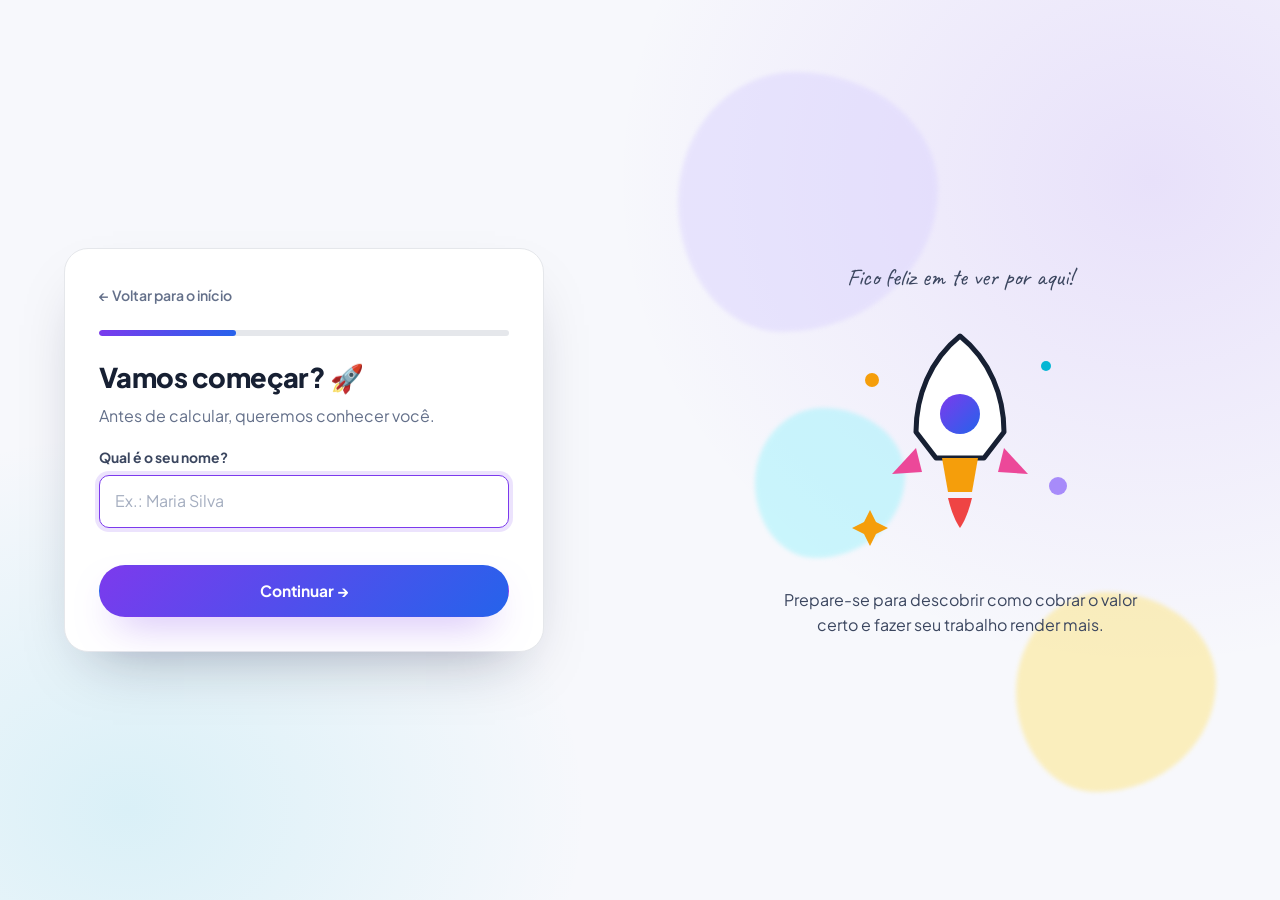
<file: configuracoes.html>
<!DOCTYPE html>
<html lang="pt-BR">
<head>
<meta charset="UTF-8">
<meta name="viewport" content="width=device-width, initial-scale=1">
<title>Configurações — PreçoCerto</title>
<link rel="icon" type="image/svg+xml" href="assets/icons/favicon.svg">
<link rel="preconnect" href="https://fonts.googleapis.com">
<link rel="preconnect" href="https://fonts.gstatic.com" crossorigin>
<link href="https://fonts.googleapis.com/css2?family=Plus+Jakarta+Sans:wght@400;600;700;800&family=Caveat:wght@600&display=swap" rel="stylesheet">
<link rel="stylesheet" href="css/style.css">
<link rel="stylesheet" href="css/app.css">
</head>
<body data-page="configuracoes" data-title="Configurações">

<div class="shell">
  <div class="main">
    <main class="page">
      <section class="page__head">
        <h1>Configurações</h1>
        <p>Seus dados ficam guardados apenas neste navegador. Você manda neles.</p>
      </section>

      <div class="settings-grid">
        <article class="card">
          <h2 style="font-size: 1.12rem; margin-bottom: 18px;">Seus dados</h2>

          <form id="profile-form" novalidate style="display: grid; gap: 16px;">
            <div class="field">
              <label for="set-nome">Nome</label>
              <input class="input" type="text" id="set-nome" autocomplete="name">
              <p class="error-msg" aria-live="polite"></p>
            </div>

            <div class="field">
              <label for="set-email">E-mail</label>
              <input class="input" type="email" id="set-email" autocomplete="email">
              <p class="error-msg" aria-live="polite"></p>
            </div>

            <div class="field">
              <label for="set-tipo">Como você usa o PreçoCerto</label>
              <select class="select" id="set-tipo">
                <option value="profissional">💼  Uso profissional</option>
                <option value="pessoal">🌱  Uso pessoal</option>
              </select>
            </div>

            <div class="field">
              <label for="set-horas">Horas de trabalho por mês</label>
              <input class="input" type="text" inputmode="numeric" id="set-horas" placeholder="160">
              <p class="hint">Usada como valor inicial da calculadora.</p>
              <p class="error-msg" aria-live="polite"></p>
            </div>

            <button class="btn btn--primary" type="submit">Salvar alterações</button>
          </form>
        </article>

        <div class="panel">
          <article class="card">
            <h2 style="font-size: 1.12rem; margin-bottom: 10px;">O que está guardado</h2>
            <div class="kv" id="storage-summary"></div>
          </article>

          <article class="card danger-zone">
            <h2>Zona de risco</h2>
            <p class="muted" style="font-size: 0.9rem; margin: 8px 0 18px;">
              As duas ações abaixo são definitivas. Não há como desfazer.
            </p>
            <div class="stack">
              <button class="btn btn--ghost btn--block" type="button" id="clear-history">Limpar histórico de cálculos</button>
              <button class="btn btn--danger btn--block" type="button" id="clear-all">Apagar todos os meus dados</button>
            </div>
          </article>
        </div>
      </div>
    </main>
  </div>
</div>

<script src="js/utils.js"></script>
<script src="js/storage.js"></script>
<script src="js/pricing.js"></script>
<script src="js/shell.js"></script>
<script src="js/settings.js"></script>
</body>
</html>
</file>
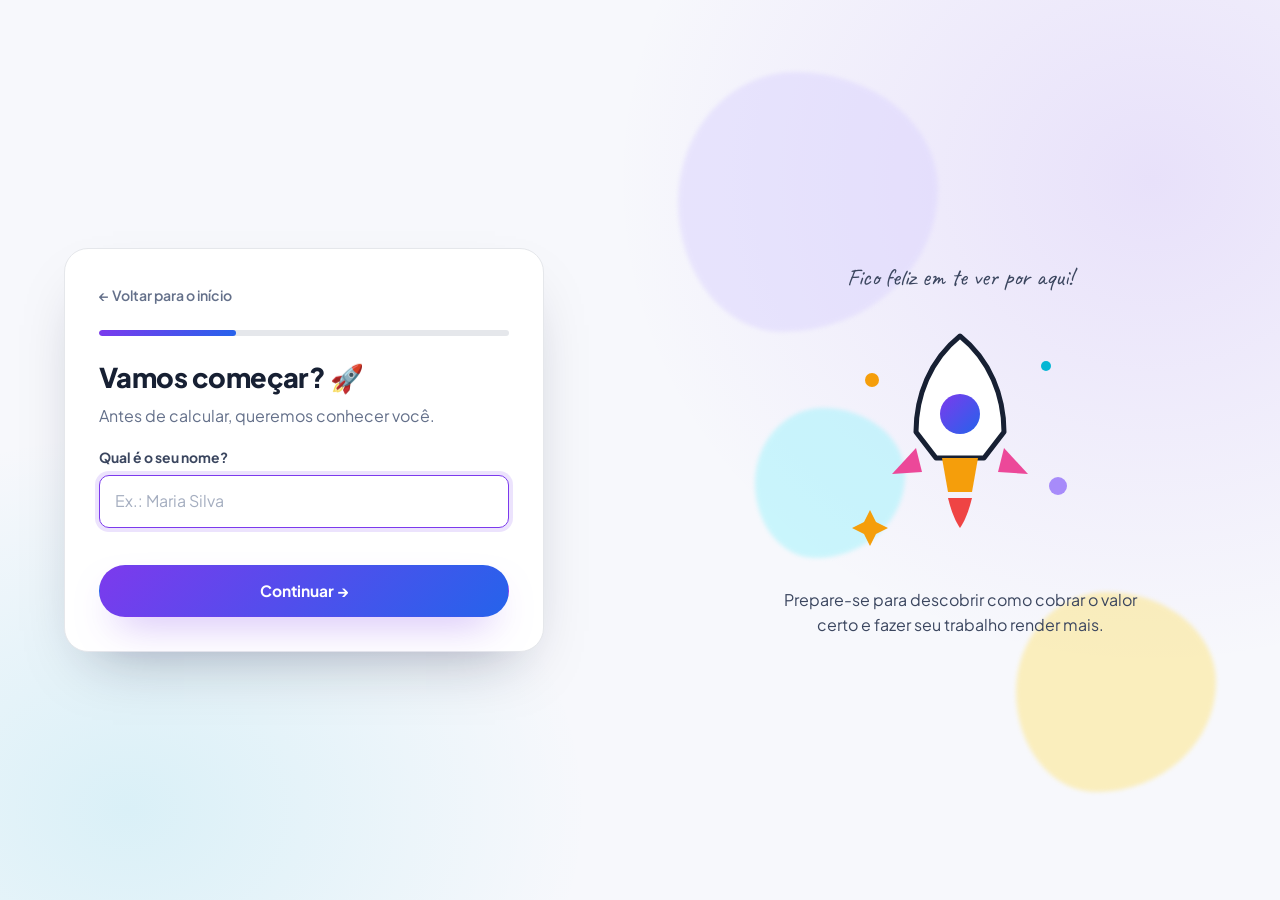
<file: historico.html>
<!DOCTYPE html>
<html lang="pt-BR">
<head>
<meta charset="UTF-8">
<meta name="viewport" content="width=device-width, initial-scale=1">
<title>Histórico — PreçoCerto</title>
<link rel="icon" type="image/svg+xml" href="assets/icons/favicon.svg">
<link rel="preconnect" href="https://fonts.googleapis.com">
<link rel="preconnect" href="https://fonts.gstatic.com" crossorigin>
<link href="https://fonts.googleapis.com/css2?family=Plus+Jakarta+Sans:wght@400;600;700;800&family=Caveat:wght@600&display=swap" rel="stylesheet">
<link rel="stylesheet" href="css/style.css">
<link rel="stylesheet" href="css/app.css">
</head>
<body data-page="historico" data-title="Histórico">

<div class="shell">
  <div class="main">
    <main class="page">
      <section class="page__head page__head-row">
        <div class="page__head">
          <h1>Histórico de cálculos</h1>
          <p id="history-count">Cada cálculo que você fez fica registrado aqui.</p>
        </div>
        <a class="btn btn--primary" href="calculadora.html">🧮 Novo cálculo</a>
      </section>

      <section class="filters" id="history-filters" hidden>
        <label class="sr-only" for="filter-service">Filtrar por serviço</label>
        <select class="select" id="filter-service">
          <option value="">Todos os serviços</option>
        </select>
      </section>

      <section id="history-container"></section>
    </main>
  </div>
</div>

<script src="js/utils.js"></script>
<script src="js/storage.js"></script>
<script src="js/pricing.js"></script>
<script src="js/shell.js"></script>
<script src="js/history.js"></script>
</body>
</html>
</file>
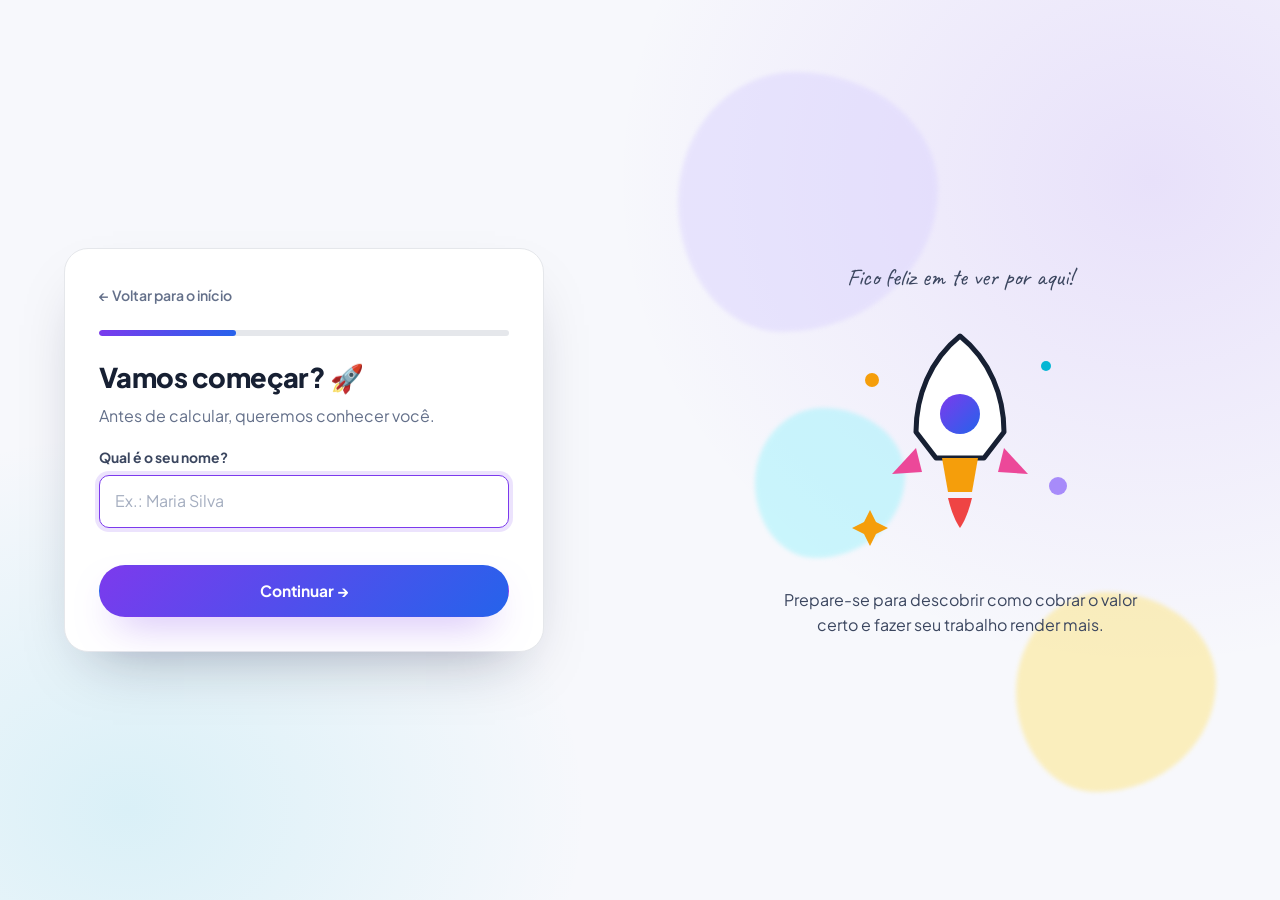
<file: relatorios.html>
<!DOCTYPE html>
<html lang="pt-BR">
<head>
<meta charset="UTF-8">
<meta name="viewport" content="width=device-width, initial-scale=1">
<title>Relatórios — PreçoCerto</title>
<link rel="icon" type="image/svg+xml" href="assets/icons/favicon.svg">
<link rel="preconnect" href="https://fonts.googleapis.com">
<link rel="preconnect" href="https://fonts.gstatic.com" crossorigin>
<link href="https://fonts.googleapis.com/css2?family=Plus+Jakarta+Sans:wght@400;600;700;800&family=Caveat:wght@600&display=swap" rel="stylesheet">
<link rel="stylesheet" href="css/style.css">
<link rel="stylesheet" href="css/app.css">
</head>
<body data-page="relatorios" data-title="Relatórios">

<div class="shell">
  <div class="main">
    <main class="page">
      <section class="page__head">
        <h1>Relatórios</h1>
        <p>Um panorama dos seus números, montado a partir dos serviços e cálculos salvos.</p>
      </section>

      <div id="reports-content" hidden>
        <section class="stats" style="margin-bottom: 24px;">
          <article class="stat">
            <div class="stat__icon" style="background: var(--tint-secondary);" aria-hidden="true">📦</div>
            <div class="stat__value" id="rep-servicos">0</div>
            <div class="stat__label">Serviços cadastrados</div>
          </article>
          <article class="stat">
            <div class="stat__icon" style="background: var(--tint-primary);" aria-hidden="true">🧮</div>
            <div class="stat__value" id="rep-calculos">0</div>
            <div class="stat__label">Cálculos realizados</div>
          </article>
          <article class="stat">
            <div class="stat__icon" style="background: var(--tint-success);" aria-hidden="true">📈</div>
            <div class="stat__value" id="rep-media">R$ 0,00</div>
            <div class="stat__label">Preço recomendado médio</div>
          </article>
          <article class="stat">
            <div class="stat__icon" style="background: var(--tint-warning);" aria-hidden="true">⏱️</div>
            <div class="stat__value" id="rep-hora">R$ 0,00</div>
            <div class="stat__label">Ganho médio por hora</div>
          </article>
        </section>

        <section class="cols">
          <article class="card chart-card">
            <div class="panel__head">
              <h2 style="font-size: 1.12rem;">Preço recomendado por serviço</h2>
            </div>
            <div class="bars" id="chart-prices"></div>
          </article>

          <article class="card chart-card">
            <div class="panel__head">
              <h2 style="font-size: 1.12rem;">Distribuição por categoria</h2>
            </div>
            <div class="donut-wrap">
              <div class="donut" id="donut" role="img" aria-label="Gráfico de distribuição dos serviços por categoria">
                <div class="donut__hole">
                  <strong id="donut-total">0</strong>
                  <span>serviços</span>
                </div>
              </div>
              <ul class="legend" id="donut-legend"></ul>
            </div>
          </article>
        </section>

        <section class="card chart-card" style="margin-top: 20px;">
          <h2 style="font-size: 1.12rem;">Destaques</h2>
          <div class="highlight-rows" id="report-highlights"></div>
        </section>
      </div>

      <section id="reports-empty" hidden>
        <div class="empty">
          <div class="empty__emoji" aria-hidden="true">📊</div>
          <h3>Ainda não há números para analisar.</h3>
          <p>Cadastre pelo menos um serviço para ver seus relatórios aqui.</p>
          <a class="btn btn--primary" href="calculadora.html">Calcular meu primeiro serviço</a>
        </div>
      </section>
    </main>
  </div>
</div>

<script src="js/utils.js"></script>
<script src="js/storage.js"></script>
<script src="js/pricing.js"></script>
<script src="js/shell.js"></script>
<script src="js/reports.js"></script>
</body>
</html>
</file>
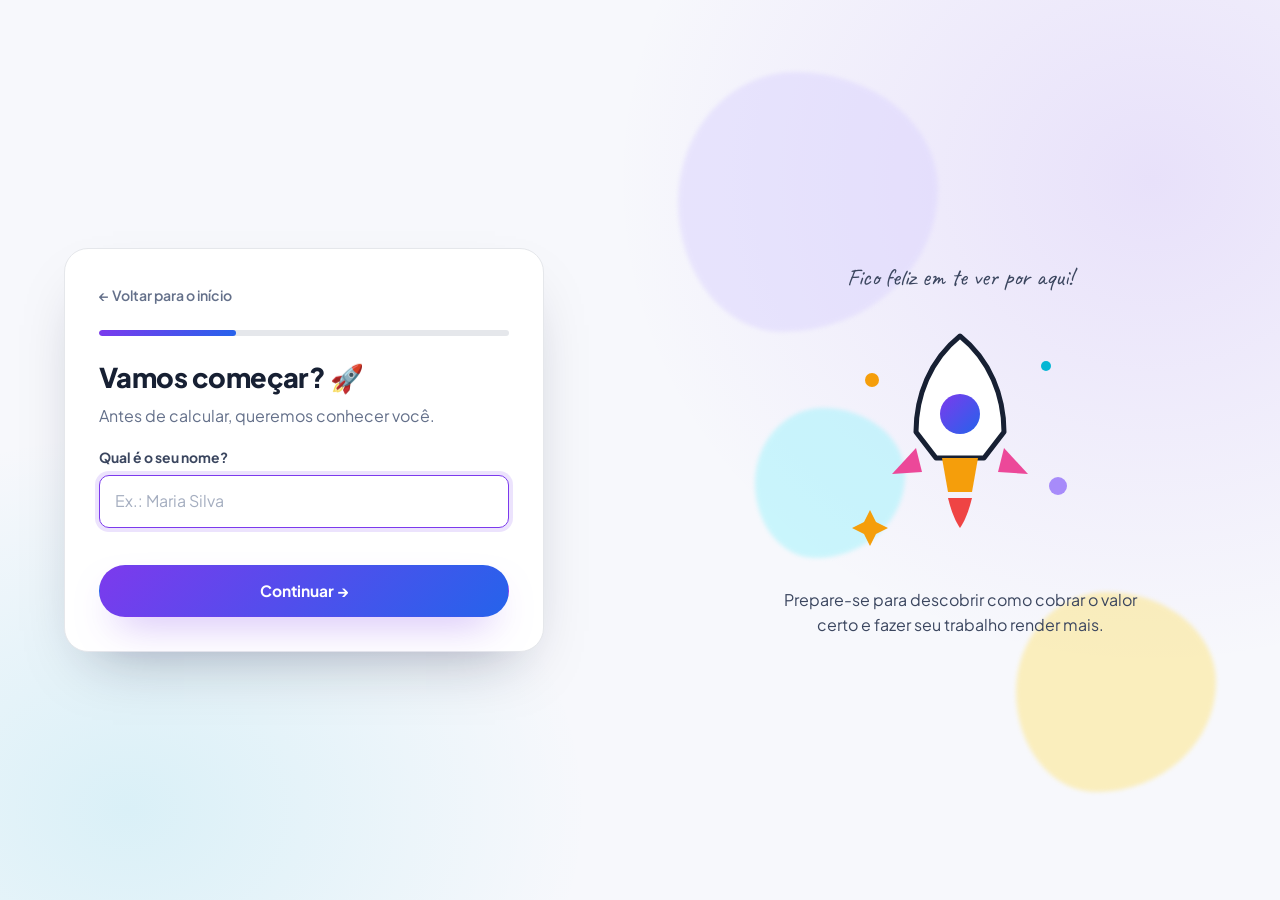
<file: resultado.html>
<!DOCTYPE html>
<html lang="pt-BR">
<head>
<meta charset="UTF-8">
<meta name="viewport" content="width=device-width, initial-scale=1">
<title>Resultado — PreçoCerto</title>
<link rel="icon" type="image/svg+xml" href="assets/icons/favicon.svg">
<link rel="preconnect" href="https://fonts.googleapis.com">
<link rel="preconnect" href="https://fonts.gstatic.com" crossorigin>
<link href="https://fonts.googleapis.com/css2?family=Plus+Jakarta+Sans:wght@400;600;700;800&family=Caveat:wght@600&display=swap" rel="stylesheet">
<link rel="stylesheet" href="css/style.css">
<link rel="stylesheet" href="css/app.css">
<link rel="stylesheet" href="css/result.css">
</head>
<body data-page="calculadora" data-title="Resultado do cálculo">

<div class="shell">
  <div class="main">
    <main class="page" id="result-page" hidden>
      <section class="result-hero" id="result-hero">
        <h1>🎉 Temos um resultado!</h1>
        <p id="result-service">Seu preço ideal para este serviço é:</p>
        <div class="result-hero__price" id="price-reco">R$ 0,00</div>
        <span class="badge" id="price-tagline">Equilíbrio entre custo, tempo e lucro</span>

        <div class="result-hero__meta">
          <span class="badge" id="meta-custo">Custo: R$ 0,00</span>
          <span class="badge" id="meta-horas">0 horas</span>
          <span class="badge" id="meta-hora">Ganho por hora: R$ 0,00</span>
        </div>
      </section>

      <section>
        <div class="page__head" style="margin-bottom: 16px;">
          <h2>Mas você também tem outras possibilidades.</h2>
          <p>Três faixas para três estratégias diferentes de negociação.</p>
        </div>

        <div class="tiers">
          <article class="tier tier--min">
            <span class="tier__name">🟢 Preço mínimo</span>
            <span class="tier__value" id="tier-min">R$ 0,00</span>
            <p>Para manter sua rentabilidade mínima. Abaixo disso o serviço começa a pesar no seu bolso.</p>
          </article>

          <article class="tier tier--reco">
            <span class="tier__flag">Mais equilibrado</span>
            <span class="tier__name">🔵 Preço recomendado</span>
            <span class="tier__value" id="tier-reco">R$ 0,00</span>
            <p>Equilíbrio entre custo, tempo e lucro. É o valor que sustenta sua meta do mês.</p>
          </article>

          <article class="tier tier--premium">
            <span class="tier__name">🟣 Preço premium</span>
            <span class="tier__value" id="tier-premium">R$ 0,00</span>
            <p>Para uma estratégia de maior valor percebido: urgência, exclusividade ou escopo ampliado.</p>
          </article>
        </div>
      </section>

      <section class="cols">
        <!-- Por que esse valor -->
        <article class="card">
          <h2 style="font-size: 1.12rem; margin-bottom: 16px;">Por que esse valor?</h2>
          <ul class="why-list" id="why-list"></ul>
        </article>

        <!-- Simulador -->
        <article class="card sim">
          <div>
            <h2 style="font-size: 1.12rem;">E se você cobrasse outro valor?</h2>
            <p class="muted" style="font-size: 0.9rem; margin-top: 6px;">Mexa no valor ou na margem e veja o efeito na hora.</p>
          </div>

          <div class="sim__row">
            <div class="field">
              <label for="sim-price">Valor simulado</label>
              <div class="input-money">
                <span class="prefix" aria-hidden="true">R$</span>
                <input class="input" type="text" inputmode="decimal" id="sim-price" value="0">
              </div>
            </div>

            <div class="field">
              <label for="sim-margin">Escolha sua margem: <strong id="margin-label">30%</strong></label>
              <input class="slider" type="range" id="sim-margin" min="10" max="50" step="1" value="30"
                     aria-valuemin="10" aria-valuemax="50" aria-valuenow="30" aria-label="Margem desejada em porcentagem">
              <div class="slider-scale" aria-hidden="true"><span>10%</span><span>50%</span></div>
            </div>
          </div>

          <div class="sim-out">
            <div>
              <span>Lucro estimado</span>
              <strong id="sim-profit">R$ 0,00</strong>
            </div>
            <div>
              <span>Ganho por hora</span>
              <strong id="sim-hour">R$ 0,00</strong>
            </div>
            <div>
              <span>Margem sobre a base</span>
              <strong id="sim-margin-out">0%</strong>
            </div>
          </div>

          <p class="sim-verdict" id="sim-verdict">Mova o valor para comparar com as faixas calculadas.</p>
        </article>
      </section>

      <!-- Comparação com o preço atual -->
      <section class="card compare" id="compare-box" hidden>
        <div>
          <h2 style="font-size: 1.12rem;">Comparando com o que você cobra hoje</h2>
          <p class="muted" style="font-size: 0.9rem; margin-top: 6px;">As barras estão na mesma escala, para você ver a distância entre os valores.</p>
        </div>
        <div class="compare__bars" id="compare-bars"></div>
        <p class="compare__note" id="compare-note"></p>
      </section>

      <section class="result-actions">
        <button class="btn btn--primary" type="button" id="save-service">📦 Salvar como serviço</button>
        <a class="btn btn--ghost" href="calculadora.html">Fazer outro cálculo</a>
        <a class="btn btn--ghost" href="historico.html">Ver histórico</a>
      </section>
    </main>

    <!-- Estado de cálculo inexistente -->
    <main class="page" id="result-missing" hidden>
      <div class="empty">
        <div class="empty__emoji" aria-hidden="true">🧮</div>
        <h3>Não encontramos esse cálculo.</h3>
        <p>Ele pode ter sido apagado do histórico. Faça um novo cálculo para ver o resultado aqui.</p>
        <a class="btn btn--primary" href="calculadora.html">Calcular agora</a>
      </div>
    </main>
  </div>
</div>

<script src="js/utils.js"></script>
<script src="js/storage.js"></script>
<script src="js/pricing.js"></script>
<script src="js/shell.js"></script>
<script src="js/result.js"></script>
</body>
</html>
</file>
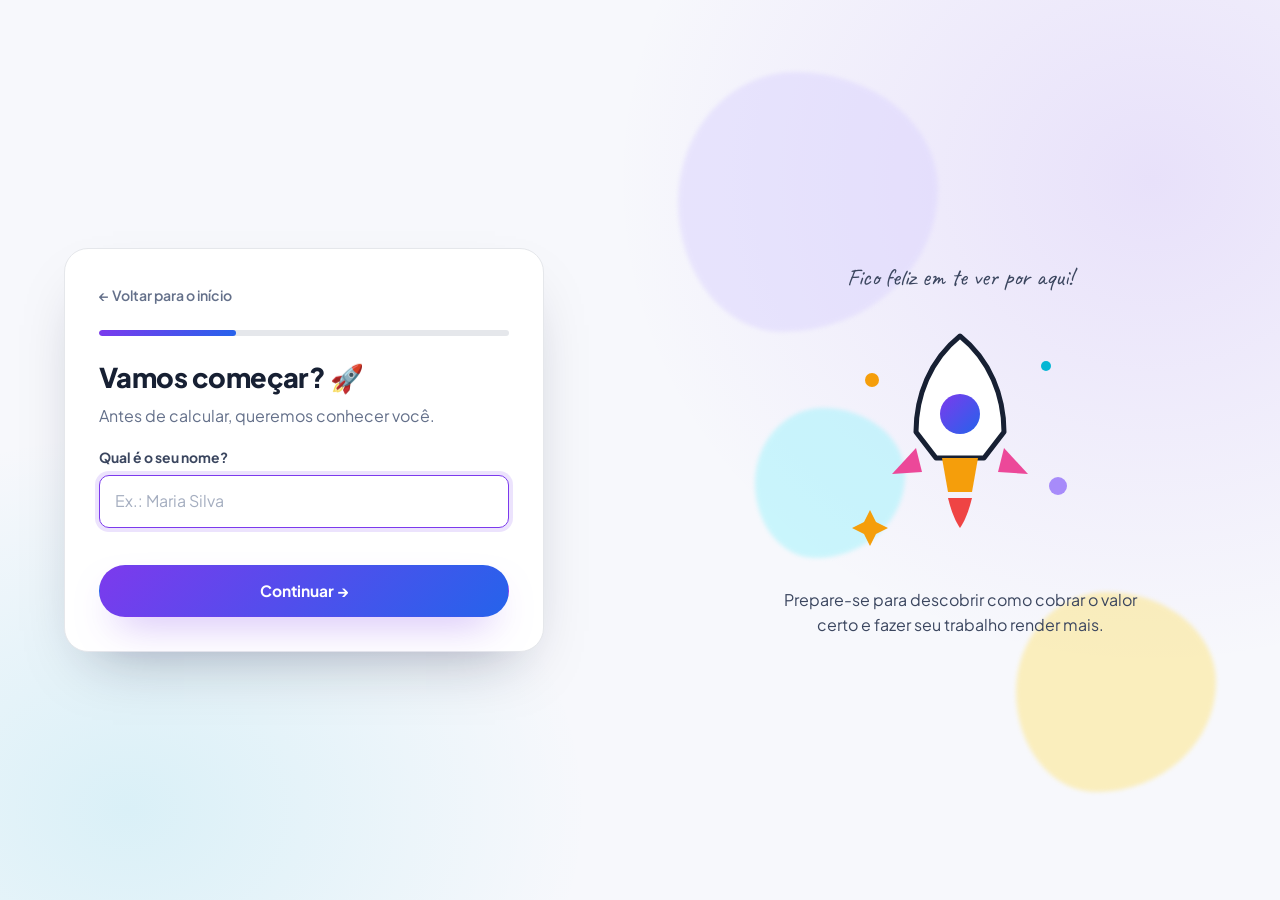
<file: servico.html>
<!DOCTYPE html>
<html lang="pt-BR">
<head>
<meta charset="UTF-8">
<meta name="viewport" content="width=device-width, initial-scale=1">
<title>Detalhes do serviço — PreçoCerto</title>
<link rel="icon" type="image/svg+xml" href="assets/icons/favicon.svg">
<link rel="preconnect" href="https://fonts.googleapis.com">
<link rel="preconnect" href="https://fonts.gstatic.com" crossorigin>
<link href="https://fonts.googleapis.com/css2?family=Plus+Jakarta+Sans:wght@400;600;700;800&family=Caveat:wght@600&display=swap" rel="stylesheet">
<link rel="stylesheet" href="css/style.css">
<link rel="stylesheet" href="css/app.css">
<link rel="stylesheet" href="css/result.css">
</head>
<body data-page="servicos" data-title="Detalhes do serviço">

<div class="shell">
  <div class="main">
    <main class="page" id="detail-page" hidden>
      <section class="page__head page__head-row">
        <div class="detail-head">
          <span class="detail-head__icon" id="detail-icon" aria-hidden="true">✨</span>
          <div>
            <h1 id="detail-name">Serviço</h1>
            <p class="muted" id="detail-meta">Categoria</p>
          </div>
        </div>
        <a class="btn btn--ghost btn--sm" href="servicos.html">← Todos os serviços</a>
      </section>

      <section class="tiers">
        <article class="tier tier--min">
          <span class="tier__name">🟢 Preço mínimo</span>
          <span class="tier__value" id="detail-min">R$ 0,00</span>
          <p>Rentabilidade mínima para este cenário.</p>
        </article>
        <article class="tier tier--reco">
          <span class="tier__flag">Recomendado</span>
          <span class="tier__name">🔵 Preço recomendado</span>
          <span class="tier__value" id="detail-reco">R$ 0,00</span>
          <p>Equilíbrio entre custo, tempo e lucro.</p>
        </article>
        <article class="tier tier--premium">
          <span class="tier__name">🟣 Preço premium</span>
          <span class="tier__value" id="detail-premium">R$ 0,00</span>
          <p>Maior valor percebido.</p>
        </article>
      </section>

      <section class="detail-grid">
        <article class="card">
          <h2 style="font-size: 1.12rem; margin-bottom: 16px;">Resumo do cálculo</h2>
          <div class="kv" id="detail-kv"></div>
        </article>

        <div class="panel">
          <article class="card">
            <h2 style="font-size: 1.12rem; margin-bottom: 16px;">O que fazer agora</h2>
            <div class="stack">
              <a class="btn btn--primary btn--block" id="recalc" href="calculadora.html">🧮 Calcular novamente</a>
              <button class="btn btn--soft btn--block" type="button" id="quote">📄 Gerar orçamento</button>
              <button class="btn btn--ghost btn--block" type="button" id="delete-service">🗑️ Excluir serviço</button>
            </div>
          </article>

          <article class="card">
            <h2 style="font-size: 1.12rem; margin-bottom: 16px;">Histórico de cálculos</h2>
            <ul class="mini-timeline" id="detail-timeline"></ul>
          </article>
        </div>
      </section>
    </main>

    <main class="page" id="detail-missing" hidden>
      <div class="empty">
        <div class="empty__emoji" aria-hidden="true">🔍</div>
        <h3>Não encontramos esse serviço.</h3>
        <p>Ele pode ter sido excluído. Volte para a lista ou cadastre um novo.</p>
        <a class="btn btn--primary" href="servicos.html">Ver meus serviços</a>
      </div>
    </main>
  </div>
</div>

<script src="js/utils.js"></script>
<script src="js/storage.js"></script>
<script src="js/pricing.js"></script>
<script src="js/shell.js"></script>
<script src="js/service-detail.js"></script>
</body>
</html>
</file>
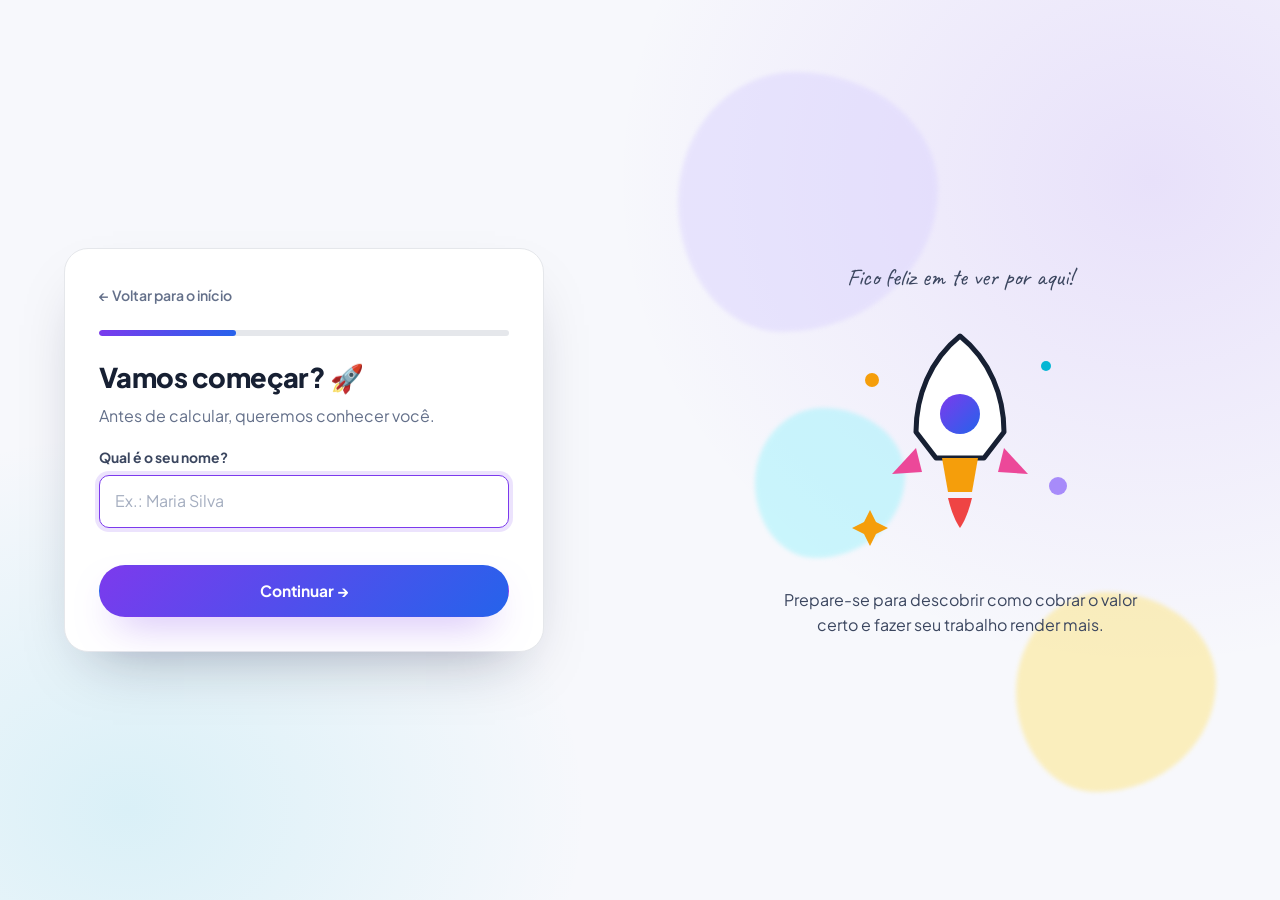
<file: servicos.html>
<!DOCTYPE html>
<html lang="pt-BR">
<head>
<meta charset="UTF-8">
<meta name="viewport" content="width=device-width, initial-scale=1">
<title>Meus serviços — PreçoCerto</title>
<link rel="icon" type="image/svg+xml" href="assets/icons/favicon.svg">
<link rel="preconnect" href="https://fonts.googleapis.com">
<link rel="preconnect" href="https://fonts.gstatic.com" crossorigin>
<link href="https://fonts.googleapis.com/css2?family=Plus+Jakarta+Sans:wght@400;600;700;800&family=Caveat:wght@600&display=swap" rel="stylesheet">
<link rel="stylesheet" href="css/style.css">
<link rel="stylesheet" href="css/app.css">
</head>
<body data-page="servicos" data-title="Meus serviços">

<div class="shell">
  <div class="main">
    <main class="page">
      <section class="page__head page__head-row">
        <div class="page__head">
          <h1>Meus serviços</h1>
          <p id="services-count">Aqui ficam os serviços que você já precificou.</p>
        </div>
        <a class="btn btn--primary" href="calculadora.html">+ Novo serviço</a>
      </section>

      <section class="filters" id="services-filters" hidden>
        <label class="sr-only" for="filter-category">Filtrar por categoria</label>
        <select class="select" id="filter-category">
          <option value="">Todas as categorias</option>
        </select>

        <label class="sr-only" for="sort-services">Ordenar</label>
        <select class="select" id="sort-services">
          <option value="recentes">Mais recentes primeiro</option>
          <option value="maior">Maior preço recomendado</option>
          <option value="menor">Menor preço recomendado</option>
          <option value="nome">Nome (A–Z)</option>
        </select>
      </section>

      <section id="services-container"></section>

      <div data-tip></div>
    </main>
  </div>
</div>

<script src="js/utils.js"></script>
<script src="js/storage.js"></script>
<script src="js/pricing.js"></script>
<script src="js/shell.js"></script>
<script src="js/services.js"></script>
</body>
</html>
</file>
<file: css/style.css>
/* =========================================================
   PreçoCerto — Design System
   Tokens, reset, tipografia e componentes compartilhados.
   ========================================================= */

:root {
  /* Cores de marca */
  --bg: #F7F8FC;
  --text: #172033;
  --primary: #7C3AED;
  --secondary: #2563EB;
  --cyan: #06B6D4;
  --success: #16A34A;
  --warning: #F59E0B;
  --danger: #EF4444;
  --pink: #EC4899;
  --white: #FFFFFF;
  --border: #E5E7EB;

  /* Superfícies escuras (hero e sidebar) */
  --ink: #0F1430;
  --ink-soft: #1A2148;
  --ink-line: rgba(255, 255, 255, 0.10);

  /* Texto de apoio */
  --muted: #64708A;
  --muted-light: rgba(255, 255, 255, 0.66);

  /* Tintas suaves para fundos de destaque */
  --tint-primary: #F3EDFF;
  --tint-secondary: #E8F0FE;
  --tint-cyan: #E2F7FB;
  --tint-success: #E6F6EC;
  --tint-warning: #FEF3E0;
  --tint-pink: #FDEAF4;

  /* Gradientes */
  --grad-brand: linear-gradient(135deg, #7C3AED, #2563EB);
  --grad-soft: linear-gradient(135deg, #8B5CF6, #06B6D4);
  --grad-hero: radial-gradient(120% 120% at 15% 10%, #24205C 0%, #0F1430 55%, #0B0F26 100%);

  /* Raios */
  --radius-sm: 10px;
  --radius-md: 16px;
  --radius-lg: 24px;
  --radius-pill: 999px;

  /* Sombras */
  --shadow-sm: 0 1px 2px rgba(15, 20, 48, 0.06);
  --shadow-md: 0 10px 24px -12px rgba(15, 20, 48, 0.22);
  --shadow-lg: 0 28px 60px -28px rgba(15, 20, 48, 0.35);
  --shadow-glow: 0 18px 40px -18px rgba(124, 58, 237, 0.65);

  /* Espaçamento e ritmo */
  --space: 8px;
  --container: 1200px;
  --transition: 180ms cubic-bezier(0.22, 0.61, 0.36, 1);
}

/* ---------- Reset ---------- */
*,
*::before,
*::after { box-sizing: border-box; }

html { -webkit-text-size-adjust: 100%; scroll-behavior: smooth; }

body {
  margin: 0;
  background: var(--bg);
  color: var(--text);
  font-family: "Plus Jakarta Sans", "Inter", -apple-system, BlinkMacSystemFont, "Segoe UI", Roboto, Arial, sans-serif;
  font-size: 16px;
  line-height: 1.55;
  -webkit-font-smoothing: antialiased;
  overflow-x: hidden;
}

img, svg { max-width: 100%; display: block; }
button, input, select, textarea { font: inherit; color: inherit; }
a { color: inherit; text-decoration: none; }
ul, ol { margin: 0; padding: 0; list-style: none; }

h1, h2, h3, h4 {
  margin: 0;
  line-height: 1.15;
  letter-spacing: -0.02em;
  font-weight: 800;
}
h1 { font-size: clamp(2.1rem, 1.3rem + 3vw, 3.5rem); }
h2 { font-size: clamp(1.6rem, 1.1rem + 1.8vw, 2.3rem); }
h3 { font-size: 1.15rem; }
p { margin: 0; }

:focus-visible {
  outline: 3px solid var(--secondary);
  outline-offset: 2px;
  border-radius: 6px;
}

/* ---------- Utilitários ---------- */
.container {
  width: min(100% - 40px, var(--container));
  margin-inline: auto;
}
.muted { color: var(--muted); }
.sr-only {
  position: absolute; width: 1px; height: 1px;
  padding: 0; margin: -1px; overflow: hidden;
  clip: rect(0 0 0 0); white-space: nowrap; border: 0;
}
.stack { display: grid; gap: 8px; }

/* ---------- Botões ---------- */
.btn {
  --btn-bg: var(--white);
  --btn-fg: var(--text);
  display: inline-flex;
  align-items: center;
  justify-content: center;
  gap: 10px;
  padding: 13px 22px;
  border: 1px solid transparent;
  border-radius: var(--radius-pill);
  background: var(--btn-bg);
  color: var(--btn-fg);
  font-weight: 700;
  font-size: 0.97rem;
  cursor: pointer;
  transition: transform var(--transition), box-shadow var(--transition), background var(--transition), border-color var(--transition);
}
.btn:hover { transform: translateY(-2px); }
.btn:active { transform: translateY(0); }

.btn--primary {
  --btn-fg: var(--white);
  background: var(--grad-brand);
  box-shadow: var(--shadow-glow);
}
.btn--primary:hover { box-shadow: 0 22px 46px -18px rgba(124, 58, 237, 0.8); }

.btn--ghost {
  --btn-bg: transparent;
  border-color: var(--border);
}
.btn--ghost:hover { border-color: var(--primary); color: var(--primary); }

.btn--ghost-light {
  --btn-bg: transparent;
  --btn-fg: var(--white);
  border-color: rgba(255, 255, 255, 0.28);
}
.btn--ghost-light:hover { border-color: var(--white); background: rgba(255, 255, 255, 0.08); }

.btn--soft {
  --btn-bg: var(--tint-primary);
  --btn-fg: var(--primary);
}
.btn--danger {
  --btn-bg: var(--danger);
  --btn-fg: var(--white);
}
.btn--block { width: 100%; }
.btn--sm { padding: 9px 16px; font-size: 0.88rem; }
.btn:disabled { opacity: 0.55; cursor: not-allowed; transform: none; }

/* ---------- Cards ---------- */
.card {
  background: var(--white);
  border: 1px solid var(--border);
  border-radius: var(--radius-lg);
  padding: 24px;
  box-shadow: var(--shadow-sm);
}
.card--flat { box-shadow: none; }
.card--lift { transition: transform var(--transition), box-shadow var(--transition); }
.card--lift:hover { transform: translateY(-4px); box-shadow: var(--shadow-md); }

/* ---------- Badges e pílulas ---------- */
.badge {
  display: inline-flex;
  align-items: center;
  gap: 6px;
  padding: 5px 12px;
  border-radius: var(--radius-pill);
  font-size: 0.78rem;
  font-weight: 700;
  background: var(--tint-primary);
  color: var(--primary);
}
.badge--success { background: var(--tint-success); color: var(--success); }
.badge--warning { background: var(--tint-warning); color: #B45309; }
.badge--info { background: var(--tint-secondary); color: var(--secondary); }
.badge--pink { background: var(--tint-pink); color: var(--pink); }

/* ---------- Campos de formulário ---------- */
.field { display: grid; gap: 7px; }
.field > label {
  font-size: 0.87rem;
  font-weight: 700;
  color: #3B465F;
}
.field .hint { font-size: 0.78rem; color: var(--muted); }

.input,
.select {
  width: 100%;
  padding: 13px 15px;
  border: 1.5px solid var(--border);
  border-radius: var(--radius-sm);
  background: var(--white);
  transition: border-color var(--transition), box-shadow var(--transition);
}
.input::placeholder { color: #A5AEC0; }
.input:hover, .select:hover { border-color: #CBD3E1; }
.input:focus, .select:focus {
  outline: none;
  border-color: var(--primary);
  box-shadow: 0 0 0 4px rgba(124, 58, 237, 0.14);
}
.input[aria-invalid="true"] {
  border-color: var(--danger);
  box-shadow: 0 0 0 4px rgba(239, 68, 68, 0.12);
}
.select {
  appearance: none;
  background-image: url("data:image/svg+xml,%3Csvg xmlns='http://www.w3.org/2000/svg' width='14' height='14' viewBox='0 0 24 24' fill='none' stroke='%2364708A' stroke-width='3' stroke-linecap='round'%3E%3Cpath d='M5 9l7 7 7-7'/%3E%3C/svg%3E");
  background-repeat: no-repeat;
  background-position: right 14px center;
  padding-right: 40px;
}

.input-money { position: relative; }
.input-money .prefix,
.input-money .suffix {
  position: absolute;
  top: 50%;
  transform: translateY(-50%);
  font-size: 0.9rem;
  font-weight: 700;
  color: var(--muted);
  pointer-events: none;
}
.input-money .prefix { left: 15px; }
.input-money .suffix { right: 15px; }
.input-money .input { padding-left: 46px; }
.input-money.has-suffix .input { padding-right: 60px; }

.error-msg {
  font-size: 0.78rem;
  font-weight: 600;
  color: var(--danger);
  min-height: 1em;
}

/* ---------- Toasts ---------- */
.toast-stack {
  position: fixed;
  right: 20px;
  bottom: 20px;
  display: grid;
  gap: 10px;
  z-index: 200;
  width: min(340px, calc(100vw - 40px));
}
.toast {
  display: flex;
  align-items: flex-start;
  gap: 10px;
  padding: 13px 16px;
  border-radius: var(--radius-md);
  background: var(--ink);
  color: var(--white);
  box-shadow: var(--shadow-lg);
  font-size: 0.92rem;
  font-weight: 600;
  animation: toast-in 260ms cubic-bezier(0.18, 0.89, 0.32, 1.28);
}
.toast--out { animation: toast-out 200ms ease forwards; }
.toast__icon { font-size: 1.05rem; line-height: 1.3; }
.toast--success { background: #14532D; }
.toast--error { background: #7F1D1D; }
@keyframes toast-in {
  from { opacity: 0; transform: translateY(14px) scale(0.96); }
  to { opacity: 1; transform: translateY(0) scale(1); }
}
@keyframes toast-out {
  to { opacity: 0; transform: translateY(10px) scale(0.97); }
}

/* ---------- Modal ---------- */
.modal-backdrop {
  position: fixed;
  inset: 0;
  display: grid;
  place-items: center;
  padding: 20px;
  background: rgba(15, 20, 48, 0.55);
  backdrop-filter: blur(4px);
  z-index: 300;
  animation: fade-in 160ms ease;
}
.modal {
  width: min(440px, 100%);
  background: var(--white);
  border-radius: var(--radius-lg);
  padding: 28px;
  box-shadow: var(--shadow-lg);
  animation: modal-in 220ms cubic-bezier(0.18, 0.89, 0.32, 1.28);
}
.modal__emoji { font-size: 2rem; }
.modal__title { margin: 10px 0 6px; font-size: 1.25rem; }
.modal__text { color: var(--muted); }
.modal__actions {
  display: flex;
  gap: 10px;
  justify-content: flex-end;
  margin-top: 22px;
  flex-wrap: wrap;
}
@keyframes fade-in { from { opacity: 0; } to { opacity: 1; } }
@keyframes modal-in {
  from { opacity: 0; transform: translateY(16px) scale(0.96); }
  to { opacity: 1; transform: translateY(0) scale(1); }
}

/* ---------- Estado vazio ---------- */
.empty {
  display: grid;
  justify-items: center;
  text-align: center;
  gap: 8px;
  padding: 54px 24px;
  background: var(--white);
  border: 1.5px dashed #D8DEEA;
  border-radius: var(--radius-lg);
}
.empty__emoji { font-size: 2.6rem; }
.empty h3 { font-size: 1.15rem; }
.empty p { color: var(--muted); max-width: 40ch; }
.empty .btn { margin-top: 10px; }

/* ---------- Entradas animadas ---------- */
.reveal {
  opacity: 0;
  transform: translateY(14px);
  transition: opacity 520ms ease, transform 520ms cubic-bezier(0.22, 0.61, 0.36, 1);
}
.reveal.is-visible { opacity: 1; transform: none; }

/* ---------- Rolagem/foco em telas pequenas ---------- */
@media (max-width: 640px) {
  .toast-stack { left: 20px; right: 20px; width: auto; }
}

@media (prefers-reduced-motion: reduce) {
  *, *::before, *::after {
    animation-duration: 0.001ms !important;
    animation-iteration-count: 1 !important;
    transition-duration: 0.001ms !important;
    scroll-behavior: auto !important;
  }
  .reveal { opacity: 1; transform: none; }
}
</file>
<file: css/landing.css>
/* =========================================================
   PreçoCerto — Landing page + onboarding
   ========================================================= */

/* ---------- Topo ---------- */
.site-header {
  position: absolute;
  inset: 0 0 auto 0;
  z-index: 10;
  padding: 20px 0;
}
.site-header__inner {
  display: flex;
  align-items: center;
  gap: 24px;
}
.brand {
  display: inline-flex;
  align-items: center;
  gap: 10px;
  font-weight: 800;
  font-size: 1.12rem;
  letter-spacing: -0.02em;
}
.brand__mark {
  width: 36px;
  height: 36px;
  border-radius: 12px;
  background: var(--grad-brand);
  display: grid;
  place-items: center;
  color: var(--white);
  font-size: 1rem;
  box-shadow: var(--shadow-glow);
}
.brand--light { color: var(--white); }

.site-nav {
  margin-left: auto;
  display: flex;
  align-items: center;
  gap: 28px;
}
.site-nav a {
  color: var(--muted-light);
  font-size: 0.93rem;
  font-weight: 600;
  transition: color var(--transition);
}
.site-nav a:hover { color: var(--white); }
.nav-toggle { display: none; }

/* ---------- Hero ---------- */
.hero {
  position: relative;
  background: var(--grad-hero);
  color: var(--white);
  padding: 130px 0 90px;
  overflow: hidden;
  border-bottom-left-radius: 36px;
  border-bottom-right-radius: 36px;
}
.hero__glow {
  position: absolute;
  border-radius: 50%;
  filter: blur(90px);
  opacity: 0.5;
  pointer-events: none;
}
.hero__glow--a { width: 420px; height: 420px; background: #7C3AED; top: -120px; left: 40%; }
.hero__glow--b { width: 340px; height: 340px; background: #06B6D4; bottom: -160px; left: -80px; opacity: 0.35; }

.hero__grid {
  position: relative;
  display: grid;
  grid-template-columns: 1.05fr 1fr;
  gap: 48px;
  align-items: center;
}
.hero h1 { color: var(--white); }
.hero h1 em {
  font-style: normal;
  background: linear-gradient(120deg, #C4B5FD, #F472B6);
  -webkit-background-clip: text;
  background-clip: text;
  color: transparent;
}
.hero__lead {
  margin-top: 18px;
  max-width: 46ch;
  color: var(--muted-light);
  font-size: 1.06rem;
}
.hero__actions {
  display: flex;
  flex-wrap: wrap;
  gap: 14px;
  margin-top: 30px;
}
.hero__proof {
  display: flex;
  align-items: center;
  gap: 14px;
  margin-top: 36px;
}
.avatars { display: flex; }
.avatars span {
  width: 38px;
  height: 38px;
  border-radius: 50%;
  display: grid;
  place-items: center;
  font-size: 1.05rem;
  border: 2px solid var(--ink);
  background: var(--ink-soft);
  margin-left: -10px;
}
.avatars span:first-child { margin-left: 0; }
.hero__proof p { font-size: 0.85rem; color: var(--muted-light); }

/* Cena ilustrada */
.scene { position: relative; }
.scene__art {
  width: 100%;
  border-radius: 28px;
}
.chip {
  position: absolute;
  display: inline-flex;
  align-items: center;
  gap: 8px;
  padding: 10px 14px;
  border-radius: var(--radius-pill);
  background: rgba(255, 255, 255, 0.10);
  border: 1px solid rgba(255, 255, 255, 0.16);
  backdrop-filter: blur(8px);
  font-size: 0.85rem;
  font-weight: 700;
  animation: float 6s ease-in-out infinite;
}
.chip--1 { top: 6%; right: -6%; animation-delay: 0s; }
.chip--2 { top: 42%; right: -10%; animation-delay: 1.4s; }
.chip--3 { bottom: 8%; left: -8%; animation-delay: 2.6s; }
@keyframes float {
  0%, 100% { transform: translateY(0); }
  50% { transform: translateY(-10px); }
}

/* ---------- Seções ---------- */
.section { padding: 84px 0; }
.section--tint { background: linear-gradient(180deg, #FFFFFF, #F4F2FF); }
.section__head {
  max-width: 56ch;
  margin-bottom: 40px;
}
.section__head p { color: var(--muted); margin-top: 12px; }

.cards-3 {
  display: grid;
  grid-template-columns: repeat(3, 1fr);
  gap: 20px;
}
.pitch-card { display: grid; gap: 10px; }
.pitch-card__icon {
  width: 52px;
  height: 52px;
  border-radius: var(--radius-md);
  display: grid;
  place-items: center;
  font-size: 1.5rem;
}
.pitch-card p { color: var(--muted); }
.icon-money { background: var(--tint-success); }
.icon-time { background: var(--tint-secondary); }
.icon-growth { background: var(--tint-warning); }

/* Passos */
.steps {
  display: grid;
  grid-template-columns: repeat(4, 1fr);
  gap: 18px;
  counter-reset: step;
}
.step {
  position: relative;
  background: var(--white);
  border: 1px solid var(--border);
  border-radius: var(--radius-lg);
  padding: 26px 22px;
}
.step__num {
  width: 34px;
  height: 34px;
  border-radius: 50%;
  display: grid;
  place-items: center;
  background: var(--grad-brand);
  color: var(--white);
  font-weight: 800;
  font-size: 0.9rem;
  margin-bottom: 14px;
}
.step h3 { font-size: 1.02rem; margin-bottom: 6px; }
.step p { color: var(--muted); font-size: 0.92rem; }

/* Faixa de destaque */
.highlight {
  background: var(--grad-brand);
  color: var(--white);
  border-radius: 32px;
  padding: 54px;
  display: grid;
  grid-template-columns: 1.1fr 0.9fr;
  gap: 36px;
  align-items: center;
  box-shadow: var(--shadow-lg);
}
.highlight h2 { color: var(--white); }
.highlight p { margin-top: 14px; color: rgba(255, 255, 255, 0.82); }
.highlight__list { display: grid; gap: 12px; }
.highlight__list li {
  display: flex;
  gap: 10px;
  align-items: center;
  background: rgba(255, 255, 255, 0.12);
  border-radius: var(--radius-md);
  padding: 13px 16px;
  font-weight: 600;
}

/* Depoimentos */
.quotes {
  display: grid;
  grid-template-columns: repeat(3, 1fr);
  gap: 20px;
}
.quote p { font-size: 1rem; }
.quote footer {
  margin-top: 16px;
  display: flex;
  align-items: center;
  gap: 10px;
  font-size: 0.88rem;
  color: var(--muted);
}
.quote__avatar {
  width: 36px; height: 36px;
  border-radius: 50%;
  display: grid; place-items: center;
  background: var(--tint-primary);
}
.disclaimer {
  margin-top: 20px;
  font-size: 0.82rem;
  color: var(--muted);
}

/* CTA final */
.cta-final {
  text-align: center;
  display: grid;
  justify-items: center;
  gap: 16px;
  padding: 64px 24px;
  background: var(--white);
  border: 1px solid var(--border);
  border-radius: 32px;
}
.cta-final p { color: var(--muted); max-width: 50ch; }

/* Rodapé */
.site-footer {
  padding: 40px 0 56px;
  color: var(--muted);
  font-size: 0.88rem;
}
.site-footer__inner {
  display: flex;
  flex-wrap: wrap;
  gap: 16px;
  align-items: center;
  justify-content: space-between;
  border-top: 1px solid var(--border);
  padding-top: 26px;
}

/* ---------- Onboarding (cadastro.html) ---------- */
.onboard {
  min-height: 100vh;
  display: grid;
  grid-template-columns: 1fr 1fr;
  background:
    radial-gradient(70% 90% at 90% 20%, rgba(124, 58, 237, 0.12), transparent 60%),
    radial-gradient(60% 70% at 10% 90%, rgba(6, 182, 212, 0.12), transparent 60%),
    var(--bg);
}
.onboard__panel {
  display: grid;
  align-content: center;
  padding: 40px clamp(24px, 5vw, 72px);
}
.onboard__card {
  width: min(480px, 100%);
  background: var(--white);
  border: 1px solid var(--border);
  border-radius: var(--radius-lg);
  padding: 34px;
  box-shadow: var(--shadow-lg);
}
.onboard__back {
  display: inline-flex;
  align-items: center;
  gap: 6px;
  font-size: 0.88rem;
  font-weight: 600;
  color: var(--muted);
  margin-bottom: 24px;
}
.onboard__back:hover { color: var(--primary); }

.progress {
  height: 6px;
  background: var(--border);
  border-radius: var(--radius-pill);
  overflow: hidden;
  margin-bottom: 26px;
}
.progress__bar {
  height: 100%;
  width: 33%;
  background: var(--grad-brand);
  border-radius: inherit;
  transition: width 420ms cubic-bezier(0.22, 0.61, 0.36, 1);
}

.step-panel { display: none; }
.step-panel.is-active {
  display: grid;
  gap: 18px;
  animation: step-in 320ms ease;
}
@keyframes step-in {
  from { opacity: 0; transform: translateX(16px); }
  to { opacity: 1; transform: none; }
}
.step-panel h1 { font-size: 1.7rem; }
.step-panel > p { color: var(--muted); margin-top: -8px; }

.choice-grid {
  display: grid;
  grid-template-columns: 1fr 1fr;
  gap: 14px;
}
.choice {
  display: grid;
  gap: 4px;
  text-align: left;
  padding: 18px;
  border: 1.5px solid var(--border);
  border-radius: var(--radius-md);
  background: var(--white);
  cursor: pointer;
  transition: border-color var(--transition), background var(--transition), transform var(--transition);
}
.choice:hover { transform: translateY(-3px); border-color: #CBD3E1; }
.choice__emoji { font-size: 1.6rem; }
.choice strong { font-size: 0.98rem; }
.choice span { font-size: 0.84rem; color: var(--muted); }
.choice[aria-pressed="true"] {
  border-color: var(--primary);
  background: var(--tint-primary);
}

.onboard__aside {
  position: relative;
  display: grid;
  place-items: center;
  padding: 40px;
  overflow: hidden;
}
.onboard__aside .blob {
  position: absolute;
  border-radius: 45% 55% 60% 40% / 50% 45% 55% 50%;
  filter: blur(2px);
  opacity: 0.55;
}
.blob--a { width: 260px; height: 260px; background: #DDD6FE; top: 8%; left: 6%; }
.blob--b { width: 200px; height: 200px; background: #FDE68A; bottom: 12%; right: 10%; }
.blob--c { width: 150px; height: 150px; background: #A5F3FC; bottom: 38%; left: 18%; }
.onboard__aside-inner {
  position: relative;
  display: grid;
  justify-items: center;
  gap: 18px;
  text-align: center;
  max-width: 380px;
}
.onboard__aside-inner p { color: #3B465F; }
.handwritten {
  font-family: "Caveat", "Segoe Script", cursive;
  font-size: 1.5rem;
  color: var(--primary);
  line-height: 1.25;
}

.done-mark {
  width: 74px;
  height: 74px;
  border-radius: 50%;
  display: grid;
  place-items: center;
  font-size: 2rem;
  background: var(--tint-success);
  animation: pop 420ms cubic-bezier(0.18, 0.89, 0.32, 1.28);
}
@keyframes pop {
  from { transform: scale(0.5); opacity: 0; }
  to { transform: scale(1); opacity: 1; }
}

/* ---------- Responsivo ---------- */
@media (max-width: 980px) {
  .hero { padding: 116px 0 70px; }
  .hero__grid { grid-template-columns: 1fr; gap: 40px; }
  .scene { max-width: 520px; }
  .chip--1 { right: 0; }
  .chip--2 { right: 0; }
  .chip--3 { left: 0; }
  .cards-3, .quotes { grid-template-columns: 1fr; }
  .steps { grid-template-columns: repeat(2, 1fr); }
  .highlight { grid-template-columns: 1fr; padding: 36px; }
  .onboard { grid-template-columns: 1fr; }
  .onboard__aside { display: none; }
}

@media (max-width: 720px) {
  .site-nav {
    position: absolute;
    top: 72px;
    right: 20px;
    left: 20px;
    flex-direction: column;
    align-items: stretch;
    gap: 4px;
    padding: 14px;
    border-radius: var(--radius-md);
    background: var(--ink-soft);
    border: 1px solid var(--ink-line);
    display: none;
  }
  .site-nav.is-open { display: flex; }
  .site-nav a { padding: 10px 8px; color: var(--white); }
  .site-nav .btn { width: 100%; }
  .nav-toggle {
    display: inline-grid;
    place-items: center;
    margin-left: auto;
    width: 42px;
    height: 42px;
    border-radius: 12px;
    background: rgba(255, 255, 255, 0.10);
    border: 1px solid var(--ink-line);
    color: var(--white);
    cursor: pointer;
  }
  .steps { grid-template-columns: 1fr; }
  .section { padding: 60px 0; }
  .choice-grid { grid-template-columns: 1fr; }
  .onboard__card { padding: 24px; }
}
</file>
<file: css/app.css>
/* =========================================================
   PreçoCerto — Área logada
   ========================================================= */

.shell {
  display: grid;
  grid-template-columns: 260px 1fr;
  min-height: 100vh;
}

/* ---------- Sidebar ---------- */
.sidebar {
  position: sticky;
  top: 0;
  align-self: start;
  height: 100vh;
  display: flex;
  flex-direction: column;
  gap: 8px;
  padding: 24px 18px;
  background: var(--ink);
  color: var(--white);
  border-right: 1px solid rgba(0, 0, 0, 0.2);
  z-index: 60;
}
.sidebar .brand { color: var(--white); padding: 4px 6px 18px; }

.side-nav { display: grid; gap: 4px; }
.side-nav a {
  display: flex;
  align-items: center;
  gap: 12px;
  padding: 11px 14px;
  border-radius: 14px;
  color: var(--muted-light);
  font-size: 0.94rem;
  font-weight: 600;
  transition: background var(--transition), color var(--transition), transform var(--transition);
}
.side-nav a:hover { background: rgba(255, 255, 255, 0.07); color: var(--white); transform: translateX(2px); }
.side-nav a[aria-current="page"] {
  background: rgba(124, 58, 237, 0.28);
  color: var(--white);
  box-shadow: inset 0 0 0 1px rgba(196, 181, 253, 0.35);
}
.side-nav .ico { width: 20px; text-align: center; }

.side-foot {
  margin-top: auto;
  background: rgba(255, 255, 255, 0.06);
  border: 1px solid var(--ink-line);
  border-radius: var(--radius-md);
  padding: 16px;
  display: grid;
  gap: 4px;
}
.side-foot strong { font-size: 0.92rem; }
.side-foot span { font-size: 0.82rem; color: var(--muted-light); }
.side-foot .btn { margin-top: 10px; }

/* ---------- Área principal ---------- */
.main { min-width: 0; display: flex; flex-direction: column; }

.topbar {
  position: sticky;
  top: 0;
  z-index: 50;
  display: flex;
  align-items: center;
  gap: 14px;
  padding: 16px clamp(18px, 3vw, 40px);
  background: rgba(247, 248, 252, 0.88);
  backdrop-filter: blur(10px);
  border-bottom: 1px solid var(--border);
}
.topbar__title { font-size: 0.95rem; font-weight: 700; color: var(--muted); }
.topbar__user {
  margin-left: auto;
  display: flex;
  align-items: center;
  gap: 10px;
  font-size: 0.92rem;
  font-weight: 700;
}
.topbar__user .avatar {
  width: 36px; height: 36px;
  border-radius: 50%;
  display: grid; place-items: center;
  background: var(--grad-brand);
  color: var(--white);
  font-size: 0.88rem;
}
.menu-btn {
  display: none;
  width: 42px; height: 42px;
  border-radius: 12px;
  border: 1px solid var(--border);
  background: var(--white);
  cursor: pointer;
}

.page {
  padding: 30px clamp(18px, 3vw, 40px) 60px;
  display: grid;
  gap: 24px;
  align-content: start;
  max-width: 1180px;
  width: 100%;
}
.page__head { display: grid; gap: 6px; }
.page__head h1 { font-size: clamp(1.6rem, 1.2rem + 1.4vw, 2.1rem); }
.page__head p { color: var(--muted); }
.page__head-row {
  display: flex;
  flex-wrap: wrap;
  gap: 16px;
  align-items: flex-end;
  justify-content: space-between;
}

/* ---------- Banner do dashboard ---------- */
.banner {
  position: relative;
  overflow: hidden;
  background: var(--grad-brand);
  color: var(--white);
  border-radius: 28px;
  padding: 34px 36px;
  display: grid;
  grid-template-columns: 1.3fr 0.7fr;
  gap: 24px;
  align-items: center;
  box-shadow: var(--shadow-lg);
}
.banner h2 { color: var(--white); font-size: clamp(1.35rem, 1.1rem + 1vw, 1.8rem); }
.banner p { margin: 12px 0 22px; color: rgba(255, 255, 255, 0.85); max-width: 46ch; }
.banner__art { justify-self: end; }
.banner__spark {
  position: absolute;
  font-size: 1.4rem;
  opacity: 0.85;
  animation: float 7s ease-in-out infinite;
}
.banner__spark--a { top: 18px; right: 34%; }
.banner__spark--b { bottom: 22px; right: 42%; animation-delay: 1.8s; }

/* ---------- Grid de métricas ---------- */
.stats {
  display: grid;
  grid-template-columns: repeat(4, 1fr);
  gap: 18px;
}
.stat {
  display: grid;
  gap: 4px;
  background: var(--white);
  border: 1px solid var(--border);
  border-radius: var(--radius-lg);
  padding: 22px;
  transition: transform var(--transition), box-shadow var(--transition);
}
.stat:hover { transform: translateY(-4px); box-shadow: var(--shadow-md); }
.stat__icon {
  width: 44px; height: 44px;
  border-radius: 14px;
  display: grid; place-items: center;
  font-size: 1.2rem;
  margin-bottom: 8px;
}
.stat__value { font-size: 1.62rem; font-weight: 800; letter-spacing: -0.03em; }
.stat__label { font-size: 0.87rem; color: var(--muted); }

/* ---------- Cards de dica ---------- */
.tip {
  display: flex;
  align-items: center;
  gap: 16px;
  padding: 20px 22px;
  border-radius: var(--radius-lg);
  background: linear-gradient(120deg, var(--tint-warning), #FFF7ED);
  border: 1px solid #FBD8A5;
}
.tip__emoji {
  width: 46px; height: 46px;
  display: grid; place-items: center;
  border-radius: 14px;
  background: var(--white);
  font-size: 1.3rem;
  flex: none;
}
.tip strong { display: block; font-size: 0.95rem; }
.tip span { font-size: 0.9rem; color: #7A5312; }

/* ---------- Duas colunas ---------- */
.cols {
  display: grid;
  grid-template-columns: 1.4fr 1fr;
  gap: 20px;
  align-items: start;
}
.panel { display: grid; gap: 16px; }
.panel__head {
  display: flex;
  align-items: center;
  justify-content: space-between;
  gap: 12px;
}
.panel__head h2 { font-size: 1.12rem; }
.link-more { font-size: 0.87rem; font-weight: 700; color: var(--primary); }
.link-more:hover { text-decoration: underline; }

/* ---------- Lista de serviços ---------- */
.service-grid {
  display: grid;
  grid-template-columns: repeat(auto-fill, minmax(280px, 1fr));
  gap: 18px;
}
.service-card {
  display: grid;
  gap: 14px;
  background: var(--white);
  border: 1px solid var(--border);
  border-radius: var(--radius-lg);
  padding: 22px;
  transition: transform var(--transition), box-shadow var(--transition), border-color var(--transition);
}
.service-card:hover {
  transform: translateY(-4px);
  border-color: #D9D2F5;
  box-shadow: var(--shadow-md);
}
.service-card__top { display: flex; gap: 14px; align-items: flex-start; }
.service-card__icon {
  width: 46px; height: 46px;
  border-radius: 14px;
  display: grid; place-items: center;
  font-size: 1.25rem;
  flex: none;
}
.service-card h3 { font-size: 1.02rem; }
.service-card__cat { font-size: 0.84rem; color: var(--muted); }
.service-card__rows { display: grid; gap: 8px; }
.srow {
  display: flex;
  justify-content: space-between;
  gap: 12px;
  font-size: 0.9rem;
  padding-bottom: 8px;
  border-bottom: 1px dashed var(--border);
}
.srow:last-child { border-bottom: 0; padding-bottom: 0; }
.srow span { color: var(--muted); }
.srow strong { font-variant-numeric: tabular-nums; }
.srow strong.is-reco { color: var(--primary); }
.service-card__actions { display: flex; gap: 8px; flex-wrap: wrap; }
.icon-btn {
  width: 38px; height: 38px;
  border-radius: 12px;
  border: 1px solid var(--border);
  background: var(--white);
  display: grid; place-items: center;
  cursor: pointer;
  transition: background var(--transition), border-color var(--transition), color var(--transition);
}
.icon-btn:hover { background: var(--tint-secondary); border-color: #BBD0F7; color: var(--secondary); }
.icon-btn--danger:hover { background: #FEE8E8; border-color: #F6BFBF; color: var(--danger); }

/* ---------- Histórico ---------- */
.history-list { display: grid; gap: 12px; }
.history-item {
  display: grid;
  grid-template-columns: 46px 1fr auto;
  gap: 16px;
  align-items: center;
  background: var(--white);
  border: 1px solid var(--border);
  border-radius: var(--radius-md);
  padding: 16px 18px;
  transition: border-color var(--transition), transform var(--transition);
}
.history-item:hover { border-color: #D9D2F5; transform: translateX(3px); }
.history-item__mark {
  width: 46px; height: 46px;
  border-radius: 14px;
  display: grid; place-items: center;
  background: var(--tint-primary);
  font-size: 1.2rem;
}
.history-item h3 { font-size: 0.98rem; }
.history-item__meta { font-size: 0.83rem; color: var(--muted); }
.history-item__prices {
  display: flex;
  gap: 18px;
  align-items: center;
  flex-wrap: wrap;
}
.price-mini { display: grid; text-align: right; }
.price-mini span { font-size: 0.74rem; color: var(--muted); }
.price-mini strong { font-size: 0.98rem; font-variant-numeric: tabular-nums; }
.price-mini--reco strong { color: var(--primary); }

.filters {
  display: flex;
  gap: 12px;
  flex-wrap: wrap;
  align-items: center;
}
.filters .select { width: auto; min-width: 220px; }

/* ---------- Relatórios ---------- */
.chart-card { display: grid; gap: 20px; }
.bars {
  display: grid;
  gap: 14px;
}
.bar-row { display: grid; gap: 6px; }
.bar-row__label {
  display: flex;
  justify-content: space-between;
  gap: 12px;
  font-size: 0.89rem;
}
.bar-row__label strong { font-variant-numeric: tabular-nums; }
.bar-track {
  height: 14px;
  border-radius: var(--radius-pill);
  background: #EEF1F7;
  overflow: hidden;
}
.bar-fill {
  height: 100%;
  width: 0;
  border-radius: inherit;
  background: var(--grad-brand);
  transition: width 900ms cubic-bezier(0.22, 0.61, 0.36, 1);
}
.bar-fill--cyan { background: linear-gradient(135deg, #06B6D4, #2563EB); }
.bar-fill--green { background: linear-gradient(135deg, #16A34A, #06B6D4); }
.bar-fill--pink { background: linear-gradient(135deg, #EC4899, #7C3AED); }

.donut-wrap {
  display: flex;
  gap: 26px;
  align-items: center;
  flex-wrap: wrap;
}
.donut {
  width: 170px;
  height: 170px;
  border-radius: 50%;
  display: grid;
  place-items: center;
  flex: none;
  background: conic-gradient(var(--border) 0 100%);
}
.donut__hole {
  width: 112px;
  height: 112px;
  border-radius: 50%;
  background: var(--white);
  display: grid;
  place-items: center;
  text-align: center;
  line-height: 1.2;
}
.donut__hole strong { font-size: 1.2rem; }
.donut__hole span { font-size: 0.75rem; color: var(--muted); }
.legend { display: grid; gap: 10px; }
.legend li { display: flex; align-items: center; gap: 10px; font-size: 0.9rem; }
.legend .dot { width: 12px; height: 12px; border-radius: 4px; flex: none; }

.highlight-rows { display: grid; gap: 12px; }
.highlight-row {
  display: flex;
  align-items: center;
  justify-content: space-between;
  gap: 14px;
  padding: 14px 16px;
  border-radius: var(--radius-md);
  background: var(--bg);
  border: 1px solid var(--border);
}
.highlight-row span { font-size: 0.88rem; color: var(--muted); }
.highlight-row strong { font-size: 0.98rem; }

/* ---------- Configurações ---------- */
.settings-grid {
  display: grid;
  grid-template-columns: repeat(auto-fit, minmax(300px, 1fr));
  gap: 20px;
  align-items: start;
}
.danger-zone { border-color: #F6C9C9; background: #FFF7F7; }
.danger-zone h2 { color: #B91C1C; font-size: 1.1rem; }

/* ---------- Detalhe do serviço ---------- */
.detail-grid {
  display: grid;
  grid-template-columns: 1.2fr 0.8fr;
  gap: 20px;
  align-items: start;
}
.detail-head { display: flex; gap: 16px; align-items: center; }
.detail-head__icon {
  width: 60px; height: 60px;
  border-radius: 18px;
  display: grid; place-items: center;
  font-size: 1.6rem;
  flex: none;
}
.kv { display: grid; gap: 10px; }
.kv > div {
  display: flex;
  justify-content: space-between;
  gap: 14px;
  padding-bottom: 10px;
  border-bottom: 1px dashed var(--border);
  font-size: 0.93rem;
}
.kv > div:last-child { border-bottom: 0; padding-bottom: 0; }
.kv span { color: var(--muted); }
.kv strong { font-variant-numeric: tabular-nums; }

.mini-timeline { display: grid; gap: 12px; }
.mini-timeline li {
  display: grid;
  grid-template-columns: 12px 1fr;
  gap: 12px;
  align-items: start;
  font-size: 0.9rem;
}
.mini-timeline .dot {
  width: 10px; height: 10px;
  border-radius: 50%;
  background: var(--primary);
  margin-top: 7px;
}
.mini-timeline time { display: block; font-size: 0.8rem; color: var(--muted); }

/* ---------- Responsivo ---------- */
@media (max-width: 1080px) {
  .stats { grid-template-columns: repeat(2, 1fr); }
  .cols, .detail-grid { grid-template-columns: 1fr; }
  .banner { grid-template-columns: 1fr; }
  .banner__art { justify-self: start; }
}

@media (max-width: 860px) {
  .shell { grid-template-columns: 1fr; }
  .sidebar {
    position: fixed;
    inset: 0 auto 0 0;
    width: 262px;
    transform: translateX(-100%);
    transition: transform 260ms cubic-bezier(0.22, 0.61, 0.36, 1);
  }
  .sidebar.is-open { transform: none; box-shadow: var(--shadow-lg); }
  .menu-btn { display: grid; place-items: center; }
  .scrim {
    position: fixed;
    inset: 0;
    background: rgba(15, 20, 48, 0.45);
    z-index: 55;
  }
}

@media (max-width: 560px) {
  .stats { grid-template-columns: 1fr; }
  .banner { padding: 26px 22px; }
  .history-item { grid-template-columns: 42px 1fr; }
  .history-item__prices { grid-column: 1 / -1; justify-content: space-between; }
  .page { padding-inline: 16px; }
}
</file>
<file: css/calculator.css>
/* =========================================================
   PreçoCerto — Calculadora
   ========================================================= */

.calc-layout {
  display: grid;
  grid-template-columns: 1fr 320px;
  gap: 22px;
  align-items: start;
}

.calc-form { display: grid; gap: 18px; }

.block {
  background: var(--white);
  border: 1px solid var(--border);
  border-radius: var(--radius-lg);
  padding: 24px;
  display: grid;
  gap: 18px;
}
.block__head { display: flex; gap: 14px; align-items: center; }
.block__num {
  width: 38px; height: 38px;
  border-radius: 13px;
  display: grid; place-items: center;
  font-weight: 800;
  font-size: 0.92rem;
  flex: none;
}
.block__num--1 { background: var(--tint-primary); color: var(--primary); }
.block__num--2 { background: var(--tint-warning); color: #B45309; }
.block__num--3 { background: var(--tint-secondary); color: var(--secondary); }
.block__num--4 { background: var(--tint-success); color: var(--success); }
.block__num--5 { background: var(--tint-pink); color: var(--pink); }
.block__head h2 { font-size: 1.05rem; }
.block__head p { font-size: 0.86rem; color: var(--muted); }

.grid-2 {
  display: grid;
  grid-template-columns: 1fr 1fr;
  gap: 16px;
}

.live-cost {
  display: flex;
  align-items: center;
  justify-content: space-between;
  gap: 12px;
  padding: 14px 16px;
  border-radius: var(--radius-md);
  background: var(--bg);
  border: 1px dashed #CBD3E1;
  font-size: 0.9rem;
}
.live-cost strong { font-size: 1.1rem; font-variant-numeric: tabular-nums; }

.calc-submit {
  display: flex;
  gap: 14px;
  align-items: center;
  flex-wrap: wrap;
  justify-content: space-between;
  background: var(--white);
  border: 1px solid var(--border);
  border-radius: var(--radius-lg);
  padding: 20px 24px;
}
.calc-submit p { font-size: 0.87rem; color: var(--muted); max-width: 42ch; }

/* Coluna lateral de apoio */
.calc-aside {
  position: sticky;
  top: 92px;
  display: grid;
  gap: 16px;
}
.aside-card {
  background: var(--white);
  border: 1px solid var(--border);
  border-radius: var(--radius-lg);
  padding: 20px;
  display: grid;
  gap: 10px;
}
.aside-card h3 { font-size: 0.98rem; }
.aside-card p { font-size: 0.88rem; color: var(--muted); }
.aside-card--accent {
  background: linear-gradient(140deg, #F3EDFF, #E4F6FB);
  border-color: #E0D6FA;
}
.aside-list { display: grid; gap: 10px; }
.aside-list li {
  display: flex;
  gap: 10px;
  font-size: 0.88rem;
  color: #3B465F;
}

.calc-loading {
  position: fixed;
  inset: 0;
  z-index: 250;
  display: grid;
  place-items: center;
  gap: 18px;
  background: rgba(247, 248, 252, 0.94);
  backdrop-filter: blur(4px);
}
.calc-loading__inner { display: grid; justify-items: center; gap: 16px; text-align: center; }
.spinner {
  width: 62px; height: 62px;
  border-radius: 50%;
  border: 5px solid var(--border);
  border-top-color: var(--primary);
  animation: spin 780ms linear infinite;
}
@keyframes spin { to { transform: rotate(360deg); } }
.calc-loading p { font-weight: 700; }
.calc-loading span { font-size: 0.9rem; color: var(--muted); }

@media (max-width: 980px) {
  .calc-layout { grid-template-columns: 1fr; }
  .calc-aside { position: static; }
}
@media (max-width: 560px) {
  .grid-2 { grid-template-columns: 1fr; }
  .block { padding: 20px; }
}
</file>
<file: css/result.css>
/* =========================================================
   PreçoCerto — Resultado e simulador
   ========================================================= */

.result-hero {
  position: relative;
  overflow: hidden;
  display: grid;
  justify-items: center;
  text-align: center;
  gap: 8px;
  padding: 46px 28px;
  border-radius: 30px;
  background: var(--grad-hero);
  color: var(--white);
  box-shadow: var(--shadow-lg);
}
.result-hero h1 { color: var(--white); font-size: clamp(1.5rem, 1.2rem + 1.2vw, 2rem); }
.result-hero p { color: var(--muted-light); }
.result-hero__price {
  font-size: clamp(3rem, 2rem + 6vw, 4.8rem);
  font-weight: 800;
  letter-spacing: -0.045em;
  line-height: 1;
  margin: 12px 0 4px;
  background: linear-gradient(120deg, #FFFFFF, #C4B5FD 60%, #67E8F9);
  -webkit-background-clip: text;
  background-clip: text;
  color: transparent;
  font-variant-numeric: tabular-nums;
}
.result-hero .badge { background: rgba(255, 255, 255, 0.14); color: var(--white); }
.result-hero__meta {
  margin-top: 16px;
  display: flex;
  gap: 10px;
  flex-wrap: wrap;
  justify-content: center;
}
.confetti {
  position: absolute;
  top: -20px;
  width: 10px;
  height: 14px;
  border-radius: 3px;
  opacity: 0;
  animation: fall 2.6s ease-in forwards;
}
@keyframes fall {
  0% { opacity: 0; transform: translateY(-10px) rotate(0deg); }
  12% { opacity: 1; }
  100% { opacity: 0; transform: translateY(420px) rotate(540deg); }
}

/* ---------- Trio de preços ---------- */
.tiers {
  display: grid;
  grid-template-columns: repeat(3, 1fr);
  gap: 18px;
  align-items: stretch;
}
.tier {
  position: relative;
  display: grid;
  gap: 8px;
  align-content: start;
  background: var(--white);
  border: 1.5px solid var(--border);
  border-radius: var(--radius-lg);
  padding: 24px;
  transition: transform var(--transition), box-shadow var(--transition);
}
.tier:hover { transform: translateY(-4px); box-shadow: var(--shadow-md); }
.tier__name { font-size: 0.86rem; font-weight: 700; color: var(--muted); }
.tier__value {
  font-size: 2rem;
  font-weight: 800;
  letter-spacing: -0.03em;
  font-variant-numeric: tabular-nums;
}
.tier p { font-size: 0.89rem; color: var(--muted); }
.tier--min { border-color: #BBE8CC; background: linear-gradient(180deg, #FFFFFF, #F1FBF4); }
.tier--min .tier__value { color: var(--success); }
.tier--reco {
  border-color: var(--primary);
  box-shadow: var(--shadow-glow);
  background: linear-gradient(180deg, #FFFFFF, #F6F1FF);
}
.tier--reco .tier__value { color: var(--primary); }
.tier--premium { border-color: #F7C6E2; background: linear-gradient(180deg, #FFFFFF, #FEF2F8); }
.tier--premium .tier__value { color: var(--pink); }
.tier__flag {
  position: absolute;
  top: -12px;
  right: 18px;
  padding: 5px 12px;
  border-radius: var(--radius-pill);
  background: var(--grad-brand);
  color: var(--white);
  font-size: 0.74rem;
  font-weight: 700;
}

/* ---------- Explicação ---------- */
.why-list { display: grid; gap: 12px; }
.why-list li {
  display: grid;
  grid-template-columns: 26px 1fr;
  gap: 12px;
  align-items: start;
  font-size: 0.93rem;
}
.why-list .check {
  width: 24px; height: 24px;
  border-radius: 50%;
  display: grid; place-items: center;
  background: var(--tint-success);
  color: var(--success);
  font-size: 0.8rem;
  font-weight: 800;
}
.why-list span { color: var(--muted); display: block; font-size: 0.86rem; }

/* ---------- Simulador ---------- */
.sim { display: grid; gap: 20px; }
.sim__row { display: grid; gap: 16px; grid-template-columns: 1fr 1fr; }

.slider {
  -webkit-appearance: none;
  appearance: none;
  width: 100%;
  height: 8px;
  border-radius: var(--radius-pill);
  background: linear-gradient(90deg, var(--primary) 0%, var(--primary) 40%, #E7EAF3 40%, #E7EAF3 100%);
  cursor: pointer;
}
.slider::-webkit-slider-thumb {
  -webkit-appearance: none;
  width: 24px; height: 24px;
  border-radius: 50%;
  background: var(--white);
  border: 4px solid var(--primary);
  box-shadow: var(--shadow-md);
  cursor: grab;
}
.slider::-moz-range-thumb {
  width: 22px; height: 22px;
  border-radius: 50%;
  background: var(--white);
  border: 4px solid var(--primary);
  cursor: grab;
}
.slider-scale {
  display: flex;
  justify-content: space-between;
  font-size: 0.78rem;
  color: var(--muted);
  margin-top: 6px;
}

.sim-out {
  display: grid;
  grid-template-columns: repeat(3, 1fr);
  gap: 14px;
}
.sim-out div {
  background: var(--bg);
  border: 1px solid var(--border);
  border-radius: var(--radius-md);
  padding: 16px;
  display: grid;
  gap: 2px;
}
.sim-out span { font-size: 0.8rem; color: var(--muted); }
.sim-out strong { font-size: 1.22rem; font-variant-numeric: tabular-nums; }
.sim-out strong.pos { color: var(--success); }
.sim-out strong.neg { color: var(--danger); }

.sim-verdict {
  padding: 14px 16px;
  border-radius: var(--radius-md);
  font-size: 0.9rem;
  font-weight: 600;
  background: var(--tint-secondary);
  color: #1D4ED8;
}
.sim-verdict--warn { background: var(--tint-warning); color: #92400E; }
.sim-verdict--good { background: var(--tint-success); color: #15803D; }

/* ---------- Comparação com preço atual ---------- */
.compare { display: grid; gap: 18px; }
.compare__bars { display: grid; gap: 14px; }
.compare__row { display: grid; gap: 6px; }
.compare__row header {
  display: flex;
  justify-content: space-between;
  font-size: 0.89rem;
}
.compare__row header strong { font-variant-numeric: tabular-nums; }
.compare__track {
  height: 18px;
  border-radius: var(--radius-pill);
  background: #EEF1F7;
  overflow: hidden;
}
.compare__fill {
  height: 100%;
  width: 0;
  border-radius: inherit;
  transition: width 900ms cubic-bezier(0.22, 0.61, 0.36, 1);
}
.fill--current { background: linear-gradient(90deg, #64708A, #94A3B8); }
.fill--min { background: linear-gradient(90deg, #16A34A, #4ADE80); }
.fill--reco { background: var(--grad-brand); }
.fill--premium { background: linear-gradient(90deg, #EC4899, #A855F7); }

.compare__note {
  padding: 16px 18px;
  border-radius: var(--radius-md);
  background: var(--tint-secondary);
  color: #1E40AF;
  font-size: 0.92rem;
}

/* ---------- Ações finais ---------- */
.result-actions {
  display: flex;
  gap: 12px;
  flex-wrap: wrap;
  justify-content: center;
}

@media (max-width: 900px) {
  .tiers { grid-template-columns: 1fr; }
  .sim__row { grid-template-columns: 1fr; }
}
@media (max-width: 560px) {
  .sim-out { grid-template-columns: 1fr; }
  .result-hero { padding: 34px 20px; }
}
</file>
